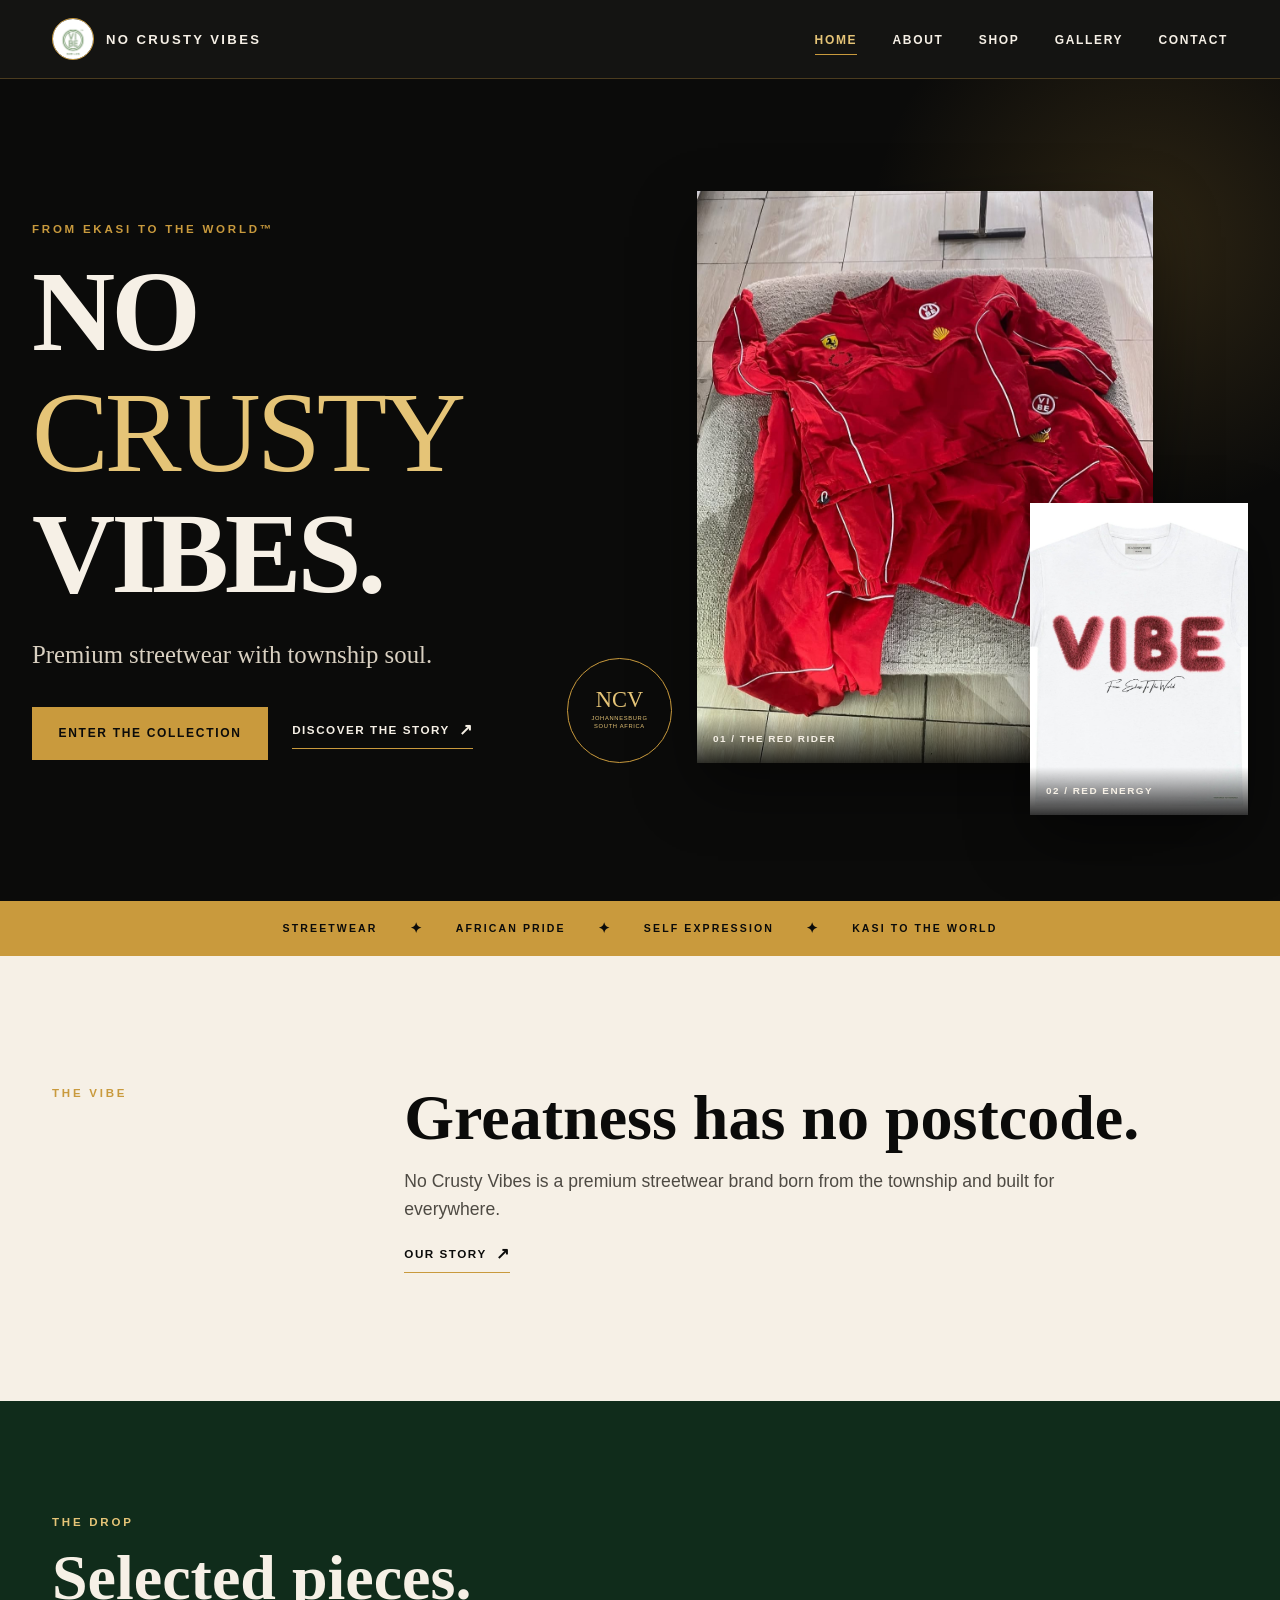
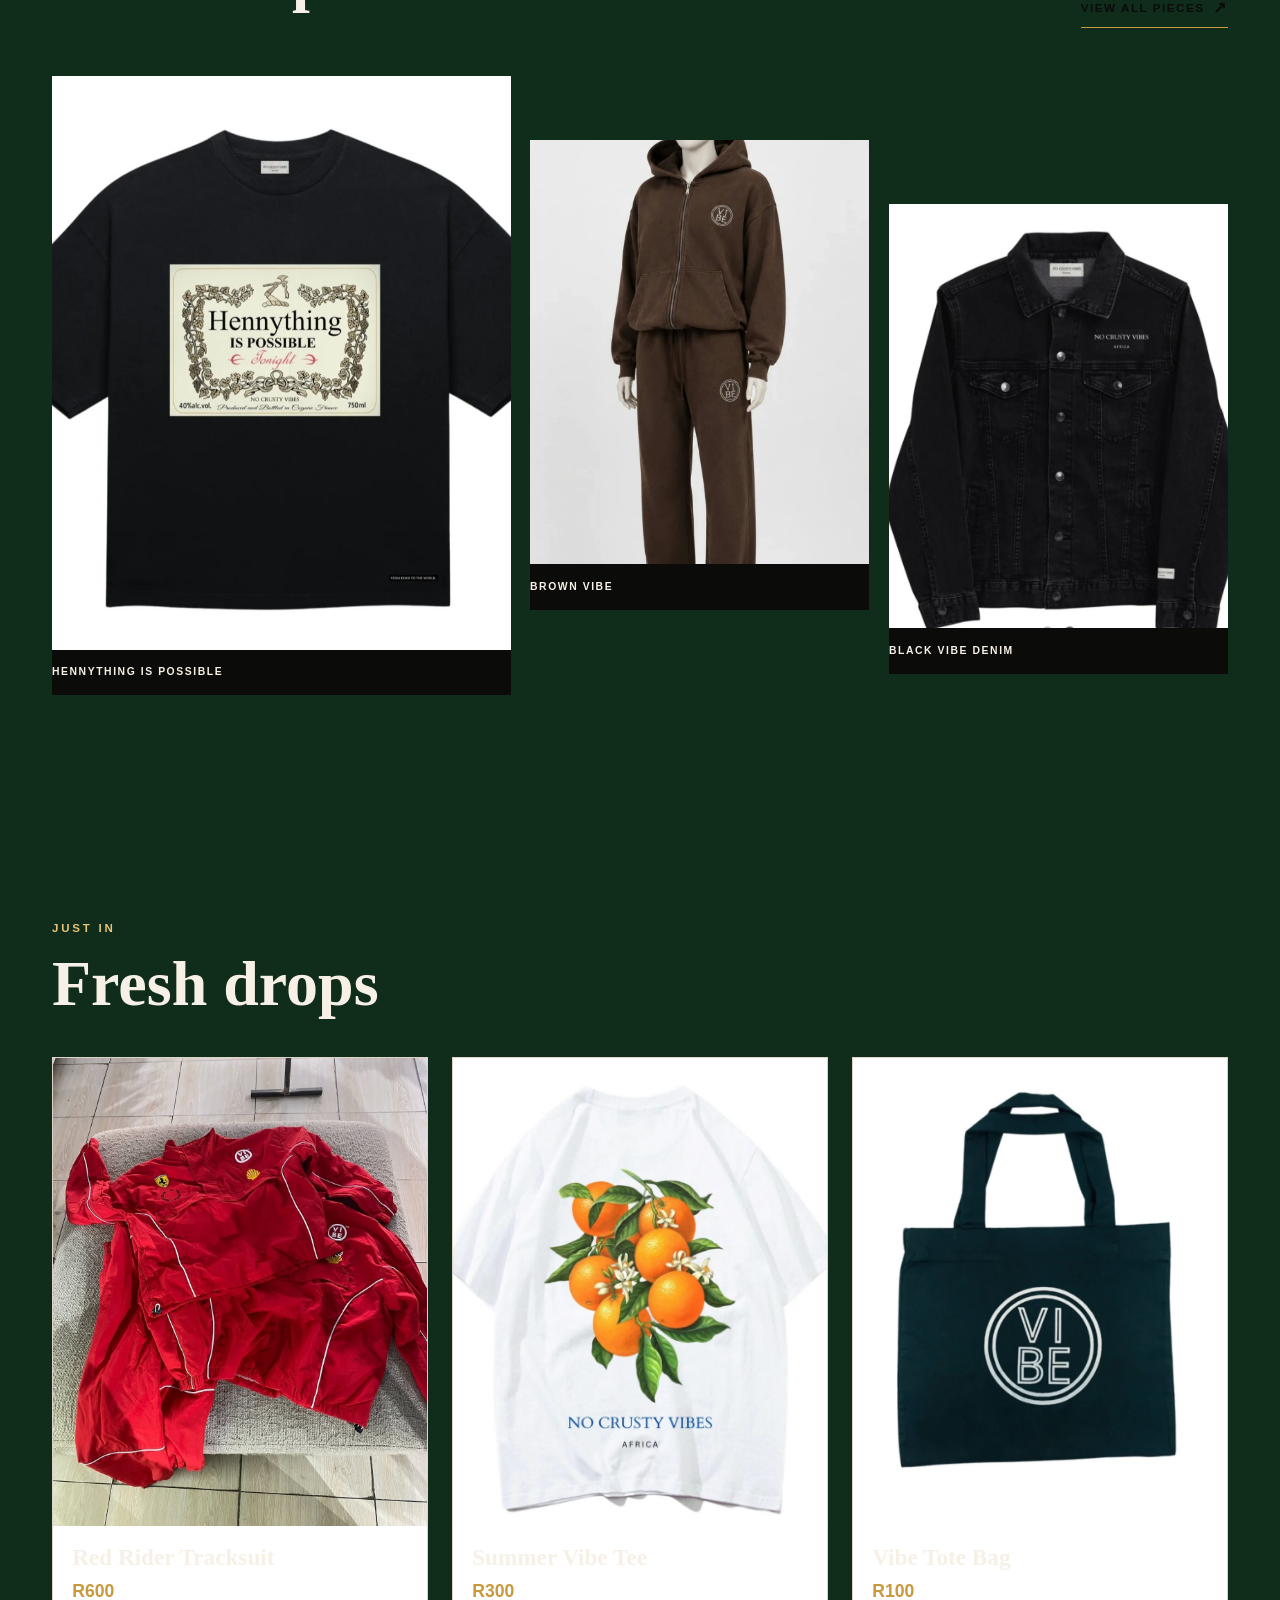
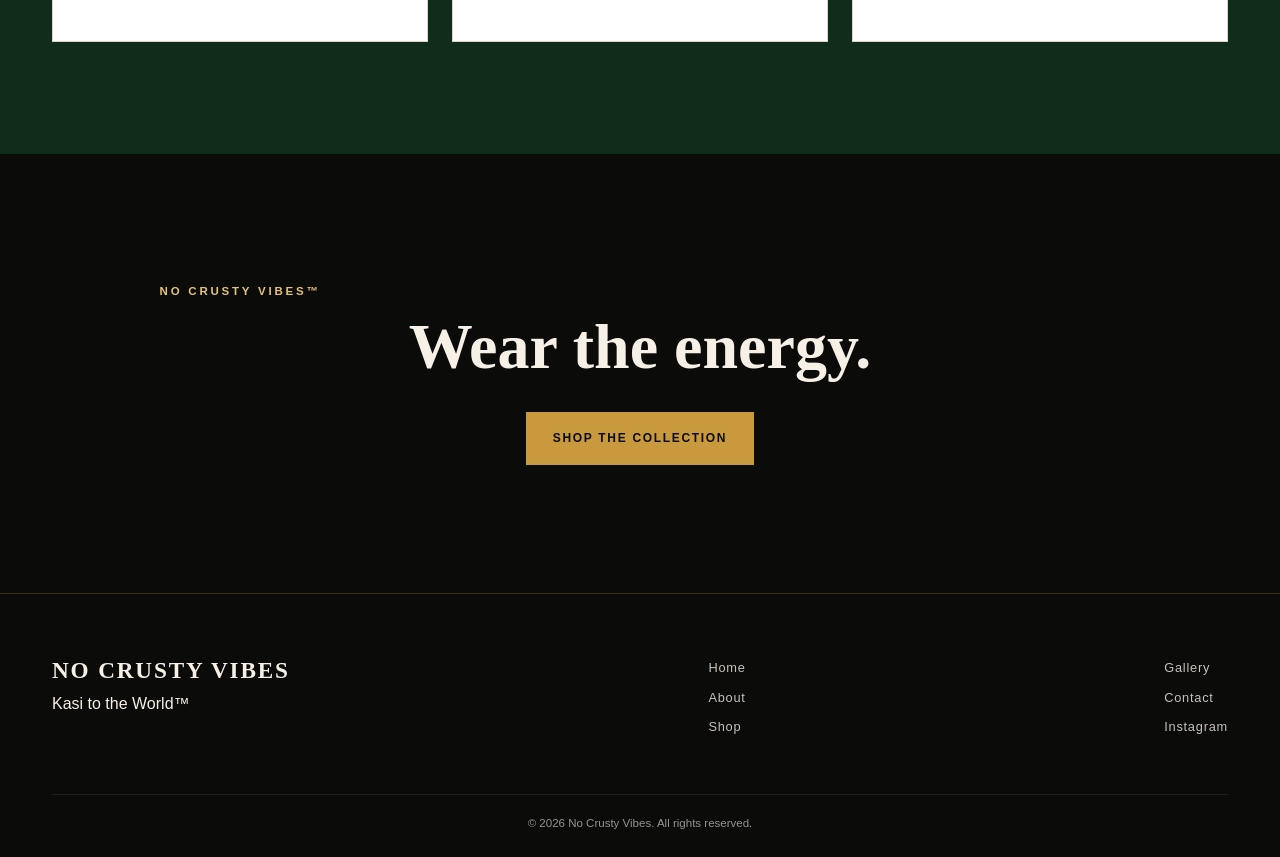
<file: index.html>
<!DOCTYPE html>
<html lang="en">
<head>
  <meta charset="UTF-8">
  <meta name="viewport" content="width=device-width, initial-scale=1.0">
  <title>No Crusty Vibes | Premium South African Streetwear – Kasi to the World</title>
  <meta name="description" content="No Crusty Vibes is a township-born premium streetwear brand from Johannesburg. Shop tees, tracksuits, denim jackets and accessories shipped across South Africa.">
  <meta name="keywords" content="streetwear South Africa, premium streetwear Johannesburg, kasi fashion, African clothing brand, No Crusty Vibes">
  <meta name="author" content="Mbali Dhladhla">
  <meta name="robots" content="index, follow">
  <meta name="referrer" content="strict-origin-when-cross-origin">
  <meta http-equiv="Content-Security-Policy" content="default-src 'self'; script-src 'self'; style-src 'self' 'unsafe-inline' https://fonts.googleapis.com; font-src https://fonts.gstatic.com; img-src 'self' data:; frame-src https://www.google.com; connect-src 'self' https://formsubmit.co; base-uri 'self'; form-action 'self' https://formsubmit.co mailto:">
  <link rel="canonical" href="https://YOUR-USERNAME.github.io/YOUR-REPO/Home.html">
  <link rel="icon" href="Images/logo-vibe-circle.jpeg">
  <meta property="og:type" content="website">
  <meta property="og:title" content="No Crusty Vibes | Premium South African Streetwear – Kasi to the World">
  <meta property="og:description" content="No Crusty Vibes is a township-born premium streetwear brand from Johannesburg. Shop tees, tracksuits, denim jackets and accessories shipped across South Africa.">
  <meta property="og:image" content="https://YOUR-USERNAME.github.io/YOUR-REPO/Images/logo-vibe-grass.jpeg">
  <meta property="og:url" content="https://YOUR-USERNAME.github.io/YOUR-REPO/Home.html">
  <link rel="stylesheet" href="CSS/style.css">
  <link rel="preconnect" href="https://fonts.googleapis.com">
  <link href="https://fonts.googleapis.com/css2?family=Cormorant+Garamond:wght@500;600;700&family=Jost:wght@400;500;600;700&display=swap" rel="stylesheet">
  <script type="application/ld+json">
  {"@context":"https://schema.org","@type":"ClothingStore","name":"No Crusty Vibes","slogan":"Kasi to the World","telephone":"+27793464074","email":"Lindokuhleskosana@gmail.com","founder":"Lindokuhle Skosana","foundingDate":"2016","sameAs":["https://www.instagram.com/nocrustyvibes"],"address":{"@type":"PostalAddress","streetAddress":"7 Voyi St, New Payneville, Kwa-Thema","addressLocality":"Johannesburg","addressCountry":"ZA"}}
  </script>
</head>
<body class="home-page">

  <header class="site-header">
    <nav class="navbar" aria-label="Main navigation">
      <a href="Home.html" class="brand">
        <img src="Images/logo-vibe-circle.jpeg" alt="No Crusty Vibes VIBE logo" width="40" height="40">
        <span class="brand-name">NO CRUSTY VIBES</span>
      </a>
      <button class="menu-toggle" type="button" aria-expanded="false" aria-controls="site-menu" aria-label="Open menu">
        <span></span><span></span><span></span>
      </button>
      <ul class="nav-links" id="site-menu">
        <li><a href="Home.html" class="active">Home</a></li>
        <li><a href="About.html">About</a></li>
        <li><a href="Services.html">Shop</a></li>
        <li><a href="Gallery.html">Gallery</a></li>
        <li><a href="Contact.html">Contact</a></li>
      </ul>
    </nav>
  </header>

  <main>
    <section class="luxury-hero">
      <div class="hero-editorial">
        <p class="eyebrow">FROM EKASI TO THE WORLD™</p>
        <h1>NO<br><em>CRUSTY</em><br>VIBES.</h1>
        <p class="hero-tagline">Premium streetwear with township soul.</p>
        <div class="hero-actions">
          <a href="Services.html" class="btn btn-primary">Enter the Collection</a>
          <a href="About.html" class="text-link">Discover the story <span>↗</span></a>
        </div>
      </div>

      <div class="hero-collage" aria-label="No Crusty Vibes featured looks">
        <figure class="hero-shot hero-shot-main">
          <img src="Images/tracksuit-redrider.jpeg" alt="Red Rider No Crusty Vibes tracksuit">
          <figcaption>01 / THE RED RIDER</figcaption>
        </figure>
        <figure class="hero-shot hero-shot-side">
          <img src="Images/tee-redenergy-front.jpeg" alt="Red Energy No Crusty Vibes tee">
          <figcaption>02 / RED ENERGY</figcaption>
        </figure>
        <div class="hero-stamp">NCV<br><small>JOHANNESBURG<br>SOUTH AFRICA</small></div>
      </div>
    </section>

    <div class="statement-bar">
      <span>STREETWEAR</span><b>✦</b><span>AFRICAN PRIDE</span><b>✦</b><span>SELF EXPRESSION</span><b>✦</b><span>KASI TO THE WORLD</span>
    </div>

    <section class="home-intro">
      <div class="container intro-grid">
        <p class="eyebrow">THE VIBE</p>
        <div>
          <h2>Greatness has no postcode.</h2>
          <p>No Crusty Vibes is a premium streetwear brand born from the township and built for everywhere.</p>
          <a href="About.html" class="text-link dark-link">Our story <span>↗</span></a>
        </div>
      </div>
    </section>

    <section class="featured-luxury">
      <div class="container">
        <div class="section-heading">
          <div>
            <p class="eyebrow">THE DROP</p>
            <h2>Selected pieces.</h2>
          </div>
          <a href="Services.html" class="text-link dark-link">View all pieces <span>↗</span></a>
        </div>
        <div class="editorial-products">
          <a class="editorial-product product-one" href="Services.html">
            <img src="Images/tee-hennything-black.jpeg" alt="Hennything Is Possible black tee">
            <span>HENNYTHING IS POSSIBLE</span>
          </a>
          <a class="editorial-product product-two" href="Services.html">
            <img src="Images/tracksuit-brownvibe.jpeg" alt="Brown Vibe tracksuit">
            <span>BROWN VIBE</span>
          </a>
          <a class="editorial-product product-three" href="Services.html">
            <img src="Images/jacket-blackvibe-front.jpeg" alt="Black Vibe denim jacket">
            <span>BLACK VIBE DENIM</span>
          </a>
        </div>
      </div>
    </section>

    <section class="featured-luxury">
      <div class="container">
        <p class="eyebrow">JUST IN</p>
        <h2>Fresh drops</h2>
        <div id="drops-list" class="product-grid" aria-live="polite"><p>Loading the latest drops…</p></div>
      </div>
    </section>

    <section class="home-cta">
      <p class="eyebrow">NO CRUSTY VIBES™</p>
      <h2>Wear the energy.</h2>
      <a href="Services.html" class="btn btn-gold">Shop the collection</a>
    </section>
  </main>

  <footer class="site-footer">
    <div class="container">
      <div class="footer-grid">
        <div><h3>NO CRUSTY VIBES</h3><p>Kasi to the World™</p></div>
        <div><a href="Home.html">Home</a><a href="About.html">About</a><a href="Services.html">Shop</a></div>
        <div><a href="Gallery.html">Gallery</a><a href="Contact.html">Contact</a><a href="https://www.instagram.com/nocrustyvibes" target="_blank" rel="noopener">Instagram</a></div>
      </div>
      <div class="footer-bottom">&copy; 2026 No Crusty Vibes. All rights reserved.</div>
    </div>
  </footer>
  <script src="JavaScript/menu.js" defer></script>
  <script src="JavaScript/main.js" defer></script>
</body>
</html>
</file>
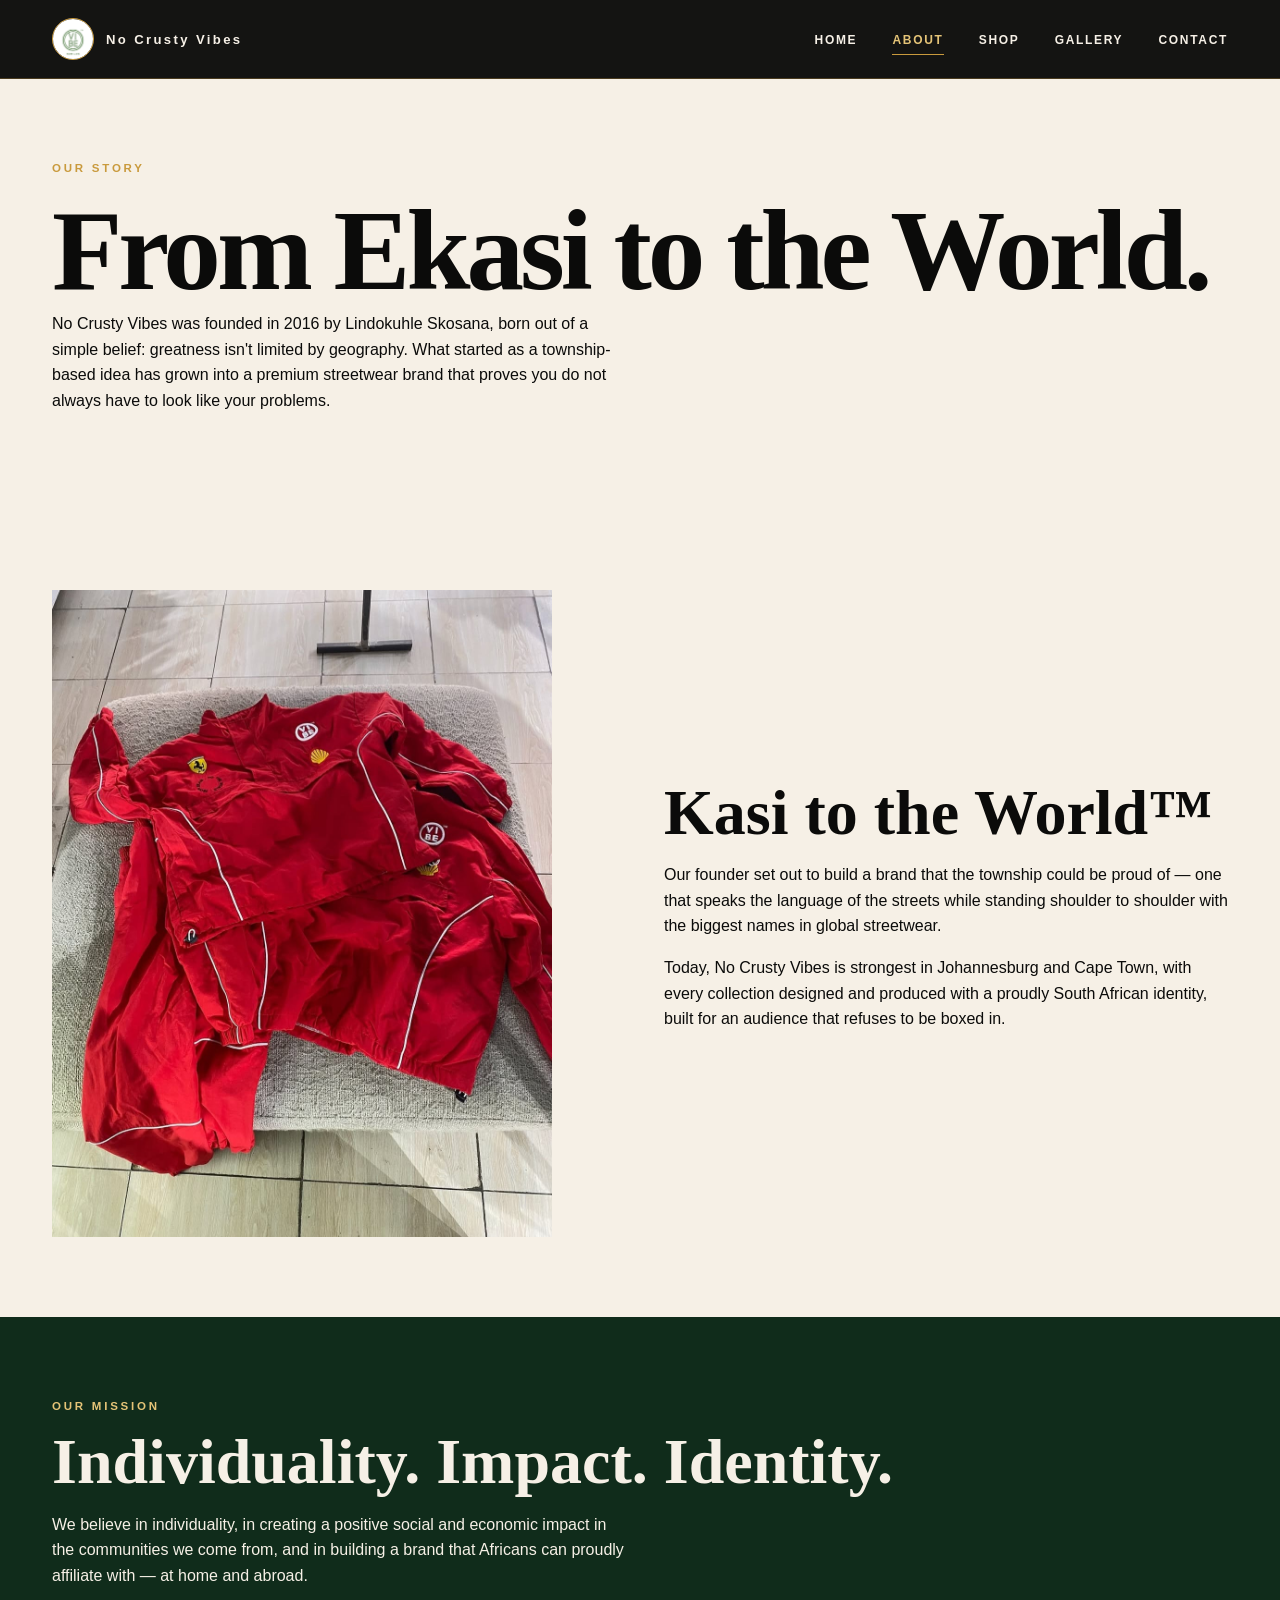
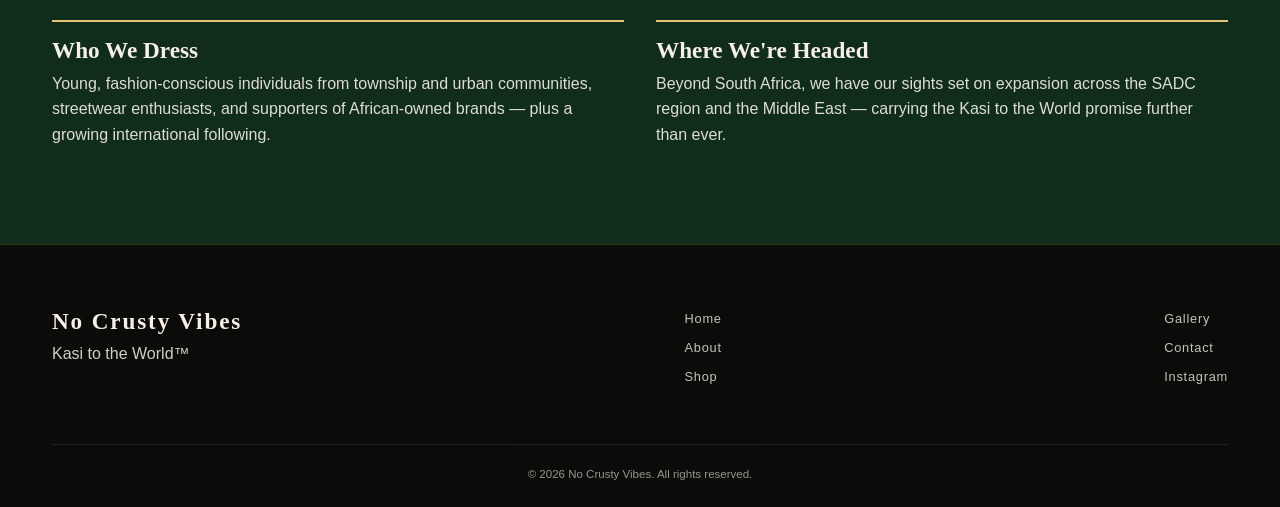
<file: About.html>
<!DOCTYPE html>
<html lang="en">
<head>
  <meta charset="UTF-8">
  <meta name="viewport" content="width=device-width, initial-scale=1.0">
  <title>About No Crusty Vibes | Our Story from Kwa-Thema to the World</title>
  <meta name="description" content="Learn the story of No Crusty Vibes, founded in 2016 by Lindokuhle Skosana: a township-born streetwear brand proving greatness has no postcode.">
  <meta name="keywords" content="No Crusty Vibes story, Lindokuhle Skosana, township fashion brand, Kwa-Thema streetwear">
  <meta name="author" content="Mbali Dhladhla">
  <meta name="robots" content="index, follow">
  <meta name="referrer" content="strict-origin-when-cross-origin">
  <meta http-equiv="Content-Security-Policy" content="default-src 'self'; script-src 'self'; style-src 'self' 'unsafe-inline' https://fonts.googleapis.com; font-src https://fonts.gstatic.com; img-src 'self' data:; frame-src https://www.google.com; connect-src 'self' https://formsubmit.co; base-uri 'self'; form-action 'self' https://formsubmit.co mailto:">
  <link rel="canonical" href="https://YOUR-USERNAME.github.io/YOUR-REPO/About.html">
  <link rel="icon" href="Images/logo-vibe-circle.jpeg">
  <meta property="og:type" content="website">
  <meta property="og:title" content="About No Crusty Vibes | Our Story from Kwa-Thema to the World">
  <meta property="og:description" content="Learn the story of No Crusty Vibes, founded in 2016 by Lindokuhle Skosana: a township-born streetwear brand proving greatness has no postcode.">
  <meta property="og:image" content="https://YOUR-USERNAME.github.io/YOUR-REPO/Images/logo-vibe-grass.jpeg">
  <meta property="og:url" content="https://YOUR-USERNAME.github.io/YOUR-REPO/About.html">
  <link rel="stylesheet" href="CSS/style.css">
  <link rel="preconnect" href="https://fonts.googleapis.com">
  <link href="https://fonts.googleapis.com/css2?family=Cormorant+Garamond:wght@500;600;700&family=Jost:wght@400;500;600;700&display=swap" rel="stylesheet">
</head>
<body>

  <!-- ===================== HEADER / NAVIGATION ===================== -->
  <header class="site-header">
    <nav class="navbar">
      <a href="Home.html" class="brand">
        <img src="Images/logo-vibe-circle.jpeg" alt="No Crusty Vibes circular VIBE logo" width="40" height="40">
        <span class="brand-name">No Crusty Vibes</span>
      </a>
      <button class="menu-toggle" type="button" aria-expanded="false" aria-controls="site-menu" aria-label="Open menu">
        <span></span><span></span><span></span>
      </button>
      <ul class="nav-links" id="site-menu">
        <li><a href="Home.html">Home</a></li>
        <li><a href="About.html" class="active">About</a></li>
        <li><a href="Services.html">Shop</a></li>
        <li><a href="Gallery.html">Gallery</a></li>
        <li><a href="Contact.html">Contact</a></li>
      </ul>
    </nav>
  </header>

  <main>

    <!-- ===================== PAGE INTRO ===================== -->
    <section>
      <div class="container">
        <p class="eyebrow">Our Story</p>
        <h1>From Ekasi to the World.</h1>
        <p>No Crusty Vibes was founded in 2016 by Lindokuhle Skosana, born out
          of a simple belief: greatness isn't limited by geography. What
          started as a township-based idea has grown into a premium streetwear
          brand that proves you do not always have to look like your problems.</p>
      </div>
    </section>

    <!-- ===================== FOUNDER STORY (Flexbox two-column) ===================== -->
    <section>
      <div class="container">
        <div class="flex-row">
          <div>
            <img src="Images/tracksuit-redrider.jpeg" srcset="Images/tracksuit-redrider.jpeg 1080w" sizes="(max-width: 600px) 90vw, 500px" alt="No Crusty Vibes Red Rider motorsport-inspired tracksuit" loading="lazy">
          </div>
          <div>
            <h2>Kasi to the World™</h2>
            <p>Our founder set out to build a brand that the township could be
              proud of — one that speaks the language of the streets while
              standing shoulder to shoulder with the biggest names in global
              streetwear.</p>
            <p>Today, No Crusty Vibes is strongest in Johannesburg and Cape
              Town, with every collection designed and produced with a
              proudly South African identity, built for an audience that
              refuses to be boxed in.</p>
          </div>
        </div>
      </div>
    </section>

    <!-- ===================== MISSION / AUDIENCE ===================== -->
    <section class="section-alt">
      <div class="container">
        <p class="eyebrow" style="color:var(--gold-light);">Our Mission</p>
        <h2>Individuality. Impact. Identity.</h2>
        <p>We believe in individuality, in creating a positive social and
          economic impact in the communities we come from, and in building a
          brand that Africans can proudly affiliate with — at home and
          abroad.</p>
        <div class="value-row">
          <div class="value-card" style="border-top-color: var(--gold-light);">
            <h3 style="color:var(--cream);">Who We Dress</h3>
            <p style="color:var(--cream); opacity:0.9;">Young, fashion-conscious
              individuals from township and urban communities, streetwear
              enthusiasts, and supporters of African-owned brands — plus a
              growing international following.</p>
          </div>
          <div class="value-card" style="border-top-color: var(--gold-light);">
            <h3 style="color:var(--cream);">Where We're Headed</h3>
            <p style="color:var(--cream); opacity:0.9;">Beyond South Africa, we
              have our sights set on expansion across the SADC region and the
              Middle East — carrying the Kasi to the World promise further
              than ever.</p>
          </div>
        </div>
      </div>
    </section>

  </main>

  <!-- ===================== FOOTER ===================== -->
  <footer class="site-footer">
    <div class="container">
      <div class="footer-grid">
        <div>
          <h3 style="color:var(--cream);">No Crusty Vibes</h3>
          <p style="color:var(--cream); opacity:0.85;">Kasi to the World™</p>
        </div>
        <div>
          <a href="Home.html">Home</a>
          <a href="About.html">About</a>
          <a href="Services.html">Shop</a>
        </div>
        <div>
          <a href="Gallery.html">Gallery</a>
          <a href="Contact.html">Contact</a>
          <a href="https://www.instagram.com/nocrustyvibes" target="_blank" rel="noopener">Instagram</a>
        </div>
      </div>
      <div class="footer-bottom">
        &copy; 2026 No Crusty Vibes. All rights reserved.
      </div>
    </div>
  </footer>
  <script src="JavaScript/menu.js" defer></script>
  <script src="JavaScript/main.js" defer></script>
</body>
</html>
</file>
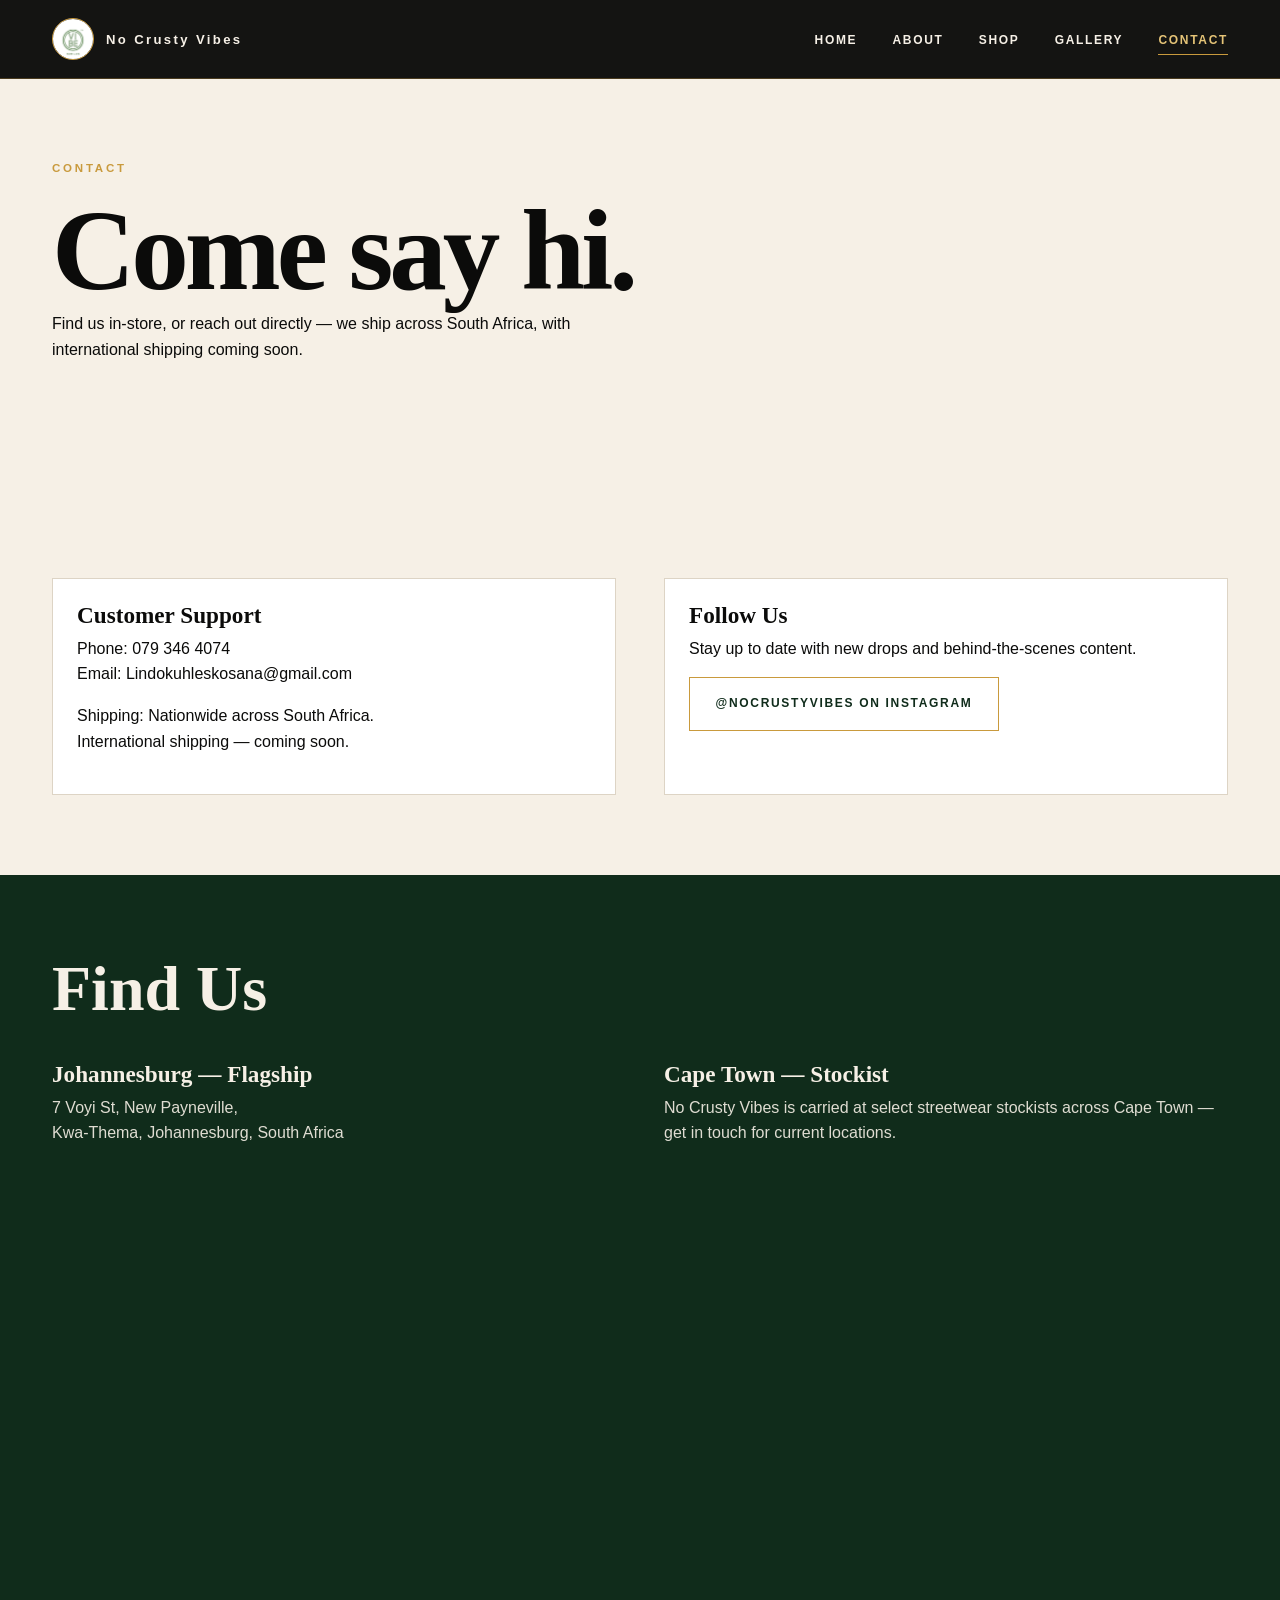
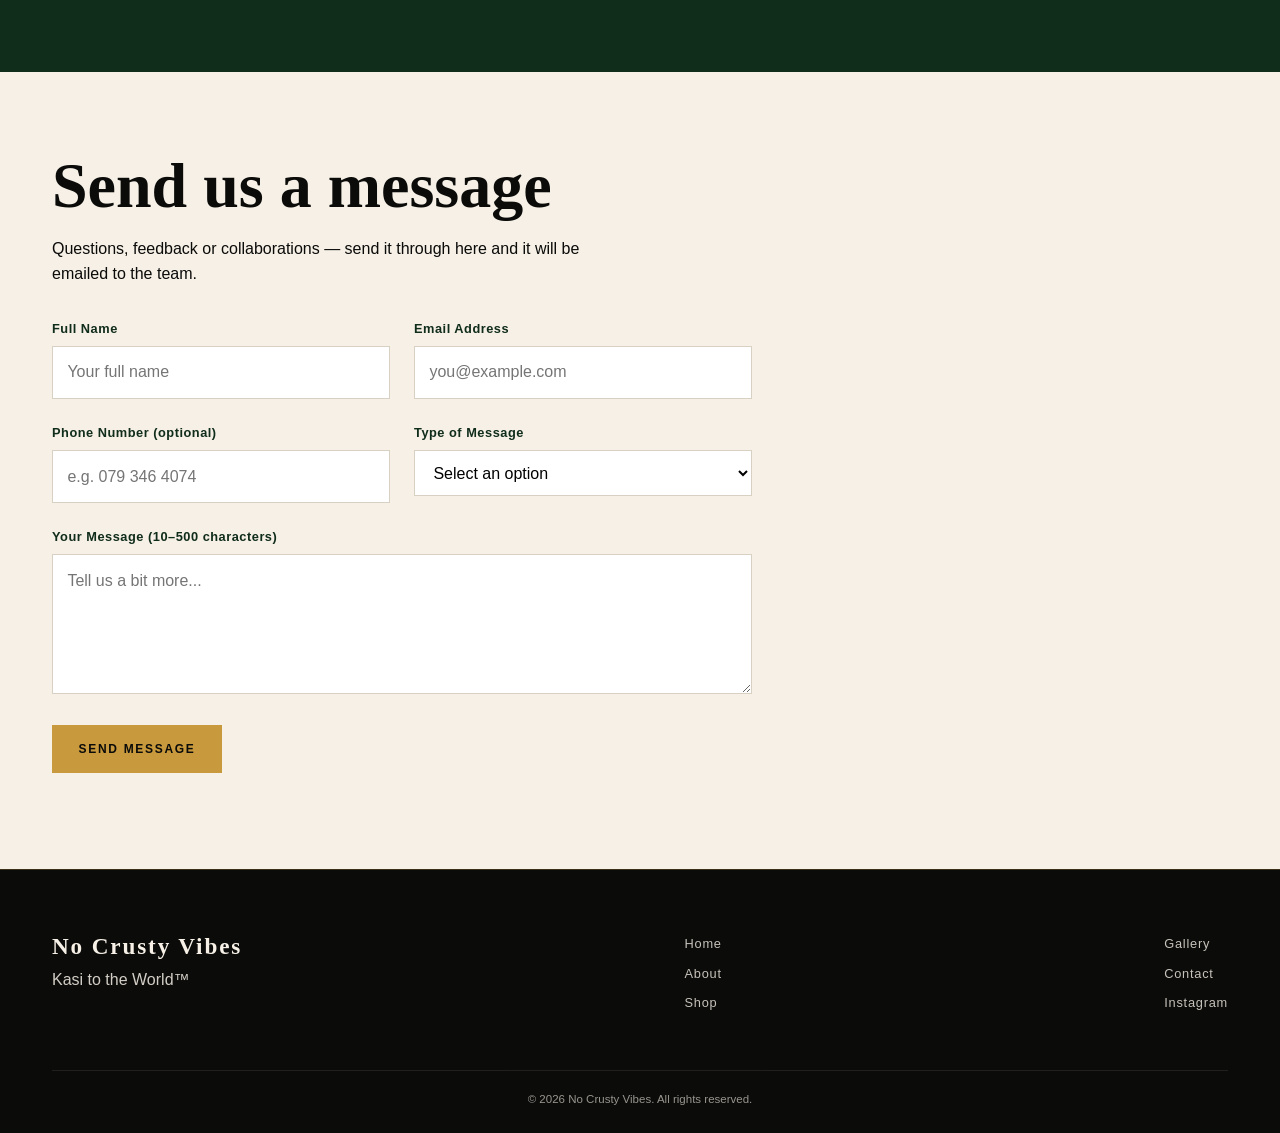
<file: Contact.html>
<!DOCTYPE html>
<html lang="en">
<head>
  <meta charset="UTF-8">
  <meta name="viewport" content="width=device-width, initial-scale=1.0">
  <title>Contact No Crusty Vibes | Store in Kwa-Thema, Johannesburg</title>
  <meta name="description" content="Contact No Crusty Vibes: find our Kwa-Thema, Johannesburg store on the map, call 079 346 4074 or send us a message online.">
  <meta name="keywords" content="contact No Crusty Vibes, streetwear store Kwa-Thema, clothing shop Johannesburg">
  <meta name="author" content="Mbali Dhladhla">
  <meta name="robots" content="index, follow">
  <meta name="referrer" content="strict-origin-when-cross-origin">
  <meta http-equiv="Content-Security-Policy" content="default-src 'self'; script-src 'self'; style-src 'self' 'unsafe-inline' https://fonts.googleapis.com; font-src https://fonts.gstatic.com; img-src 'self' data:; frame-src https://www.google.com; connect-src 'self' https://formsubmit.co; base-uri 'self'; form-action 'self' https://formsubmit.co mailto:">
  <link rel="canonical" href="https://YOUR-USERNAME.github.io/YOUR-REPO/Contact.html">
  <link rel="icon" href="Images/logo-vibe-circle.jpeg">
  <meta property="og:type" content="website">
  <meta property="og:title" content="Contact No Crusty Vibes | Store in Kwa-Thema, Johannesburg">
  <meta property="og:description" content="Contact No Crusty Vibes: find our Kwa-Thema, Johannesburg store on the map, call 079 346 4074 or send us a message online.">
  <meta property="og:image" content="https://YOUR-USERNAME.github.io/YOUR-REPO/Images/logo-vibe-grass.jpeg">
  <meta property="og:url" content="https://YOUR-USERNAME.github.io/YOUR-REPO/Contact.html">
  <link rel="stylesheet" href="CSS/style.css">
  <link rel="preconnect" href="https://fonts.googleapis.com">
  <link href="https://fonts.googleapis.com/css2?family=Cormorant+Garamond:wght@500;600;700&family=Jost:wght@400;500;600;700&display=swap" rel="stylesheet">
</head>
<body>

  <!-- ===================== HEADER / NAVIGATION ===================== -->
  <header class="site-header">
    <nav class="navbar">
      <a href="Home.html" class="brand">
        <img src="Images/logo-vibe-circle.jpeg" alt="No Crusty Vibes circular VIBE logo" width="40" height="40">
        <span class="brand-name">No Crusty Vibes</span>
      </a>
      <button class="menu-toggle" type="button" aria-expanded="false" aria-controls="site-menu" aria-label="Open menu">
        <span></span><span></span><span></span>
      </button>
      <ul class="nav-links" id="site-menu">
        <li><a href="Home.html">Home</a></li>
        <li><a href="About.html">About</a></li>
        <li><a href="Services.html">Shop</a></li>
        <li><a href="Gallery.html">Gallery</a></li>
        <li><a href="Contact.html" class="active">Contact</a></li>
      </ul>
    </nav>
  </header>

  <main>

    <!-- ===================== PAGE INTRO ===================== -->
    <section>
      <div class="container">
        <p class="eyebrow">Contact</p>
        <h1>Come say hi.</h1>
        <p>Find us in-store, or reach out directly — we ship across South
          Africa, with international shipping coming soon.</p>
      </div>
    </section>

    <!-- ===================== CONTACT DETAILS ===================== -->
    <section>
      <div class="container">
        <div class="contact-grid">

          <div class="contact-card">
            <h3>Customer Support</h3>
            <p>Phone: 079 346 4074<br>
              Email: Lindokuhleskosana@gmail.com</p>
            <p>Shipping: Nationwide across South Africa.<br>
              International shipping — coming soon.</p>
          </div>

          <div class="contact-card">
            <h3>Follow Us</h3>
            <p>Stay up to date with new drops and behind-the-scenes content.</p>
            <a href="https://www.instagram.com/nocrustyvibes" target="_blank" rel="noopener" class="btn btn-outline" style="border-color:var(--gold); color:var(--forest);">@nocrustyvibes on Instagram</a>
          </div>

        </div>
      </div>
    </section>

    <!-- ===================== LOCATIONS (2+) ===================== -->
    <section class="section-alt">
      <div class="container">
        <h2 style="color:var(--cream);">Find Us</h2>
        <div class="contact-grid">

          <div>
            <h3 style="color:var(--cream);">Johannesburg — Flagship</h3>
            <p style="color:var(--cream); opacity:0.9;">7 Voyi St, New Payneville,<br>
              Kwa-Thema, Johannesburg, South Africa</p>
            <iframe class="map-frame" title="Map showing the No Crusty Vibes store at 7 Voyi St, Kwa-Thema, Johannesburg" src="https://www.google.com/maps?q=7+Voyi+St,+Kwa-Thema,+Johannesburg&output=embed" loading="lazy" referrerpolicy="no-referrer-when-downgrade" allowfullscreen></iframe>
          </div>

          <div>
            <h3 style="color:var(--cream);">Cape Town — Stockist</h3>
            <p style="color:var(--cream); opacity:0.9;">No Crusty Vibes is
              carried at select streetwear stockists across Cape Town — get in
              touch for current locations.</p>
            <iframe class="map-frame" title="Map of Cape Town, where our stockists are based" src="https://www.google.com/maps?q=Cape+Town,+South+Africa&output=embed" loading="lazy" referrerpolicy="no-referrer-when-downgrade" allowfullscreen></iframe>
          </div>

        </div>
      </div>
    </section>

    <!-- ===================== QUICK CONTACT FORM ===================== -->
    <section>
      <div class="container">
        <h2>Send us a message</h2>
        <p>Questions, feedback or collaborations — send it through here and it will be emailed to the team.</p>
        <form id="enquiry-form" action="https://formsubmit.co/dhladhlambali7@gmail.com" method="post" novalidate data-subject="New contact message – No Crusty Vibes">
          <div>
            <label for="full-name">Full Name</label>
            <input type="text" id="full-name" name="name" placeholder="Your full name" autocomplete="name" required>
          </div>
          <div>
            <label for="email">Email Address</label>
            <input type="email" id="email" name="email" placeholder="you@example.com" autocomplete="email" required>
          </div>
          <div>
            <label for="phone">Phone Number (optional)</label>
            <input type="tel" id="phone" name="phone" placeholder="e.g. 079 346 4074" autocomplete="tel">
          </div>
          <div>
            <label for="enquiry-type">Type of Message</label>
            <select id="enquiry-type" name="message_type" required>
              <option value="">Select an option</option>
              <option value="General question">General question</option>
              <option value="Order / shipping">Order / shipping</option>
              <option value="Collaboration / partnership">Collaboration / partnership</option>
              <option value="Feedback">Feedback</option>
              <option value="Other">Other</option>
            </select>
          </div>
          <div class="form-full">
            <label for="message">Your Message (10–500 characters)</label>
            <textarea id="message" name="message" placeholder="Tell us a bit more..." maxlength="500" required></textarea>
          </div>
          <div class="form-full">
            <button type="submit" class="btn btn-primary">Send Message</button>
            <p id="form-feedback" class="form-feedback" role="status" aria-live="polite"></p>
          </div>
        </form>
      </div>
    </section>

  </main>

  <!-- ===================== FOOTER ===================== -->
  <footer class="site-footer">
    <div class="container">
      <div class="footer-grid">
        <div>
          <h3 style="color:var(--cream);">No Crusty Vibes</h3>
          <p style="color:var(--cream); opacity:0.85;">Kasi to the World™</p>
        </div>
        <div>
          <a href="Home.html">Home</a>
          <a href="About.html">About</a>
          <a href="Services.html">Shop</a>
        </div>
        <div>
          <a href="Gallery.html">Gallery</a>
          <a href="Contact.html">Contact</a>
          <a href="https://www.instagram.com/nocrustyvibes" target="_blank" rel="noopener">Instagram</a>
        </div>
      </div>
      <div class="footer-bottom">
        &copy; 2026 No Crusty Vibes. All rights reserved.
      </div>
    </div>
  </footer>
  <script src="JavaScript/menu.js" defer></script>
  <script src="JavaScript/main.js" defer></script>
  <script src="JavaScript/enquiry-form.js" defer></script>
</body>
</html>
</file>
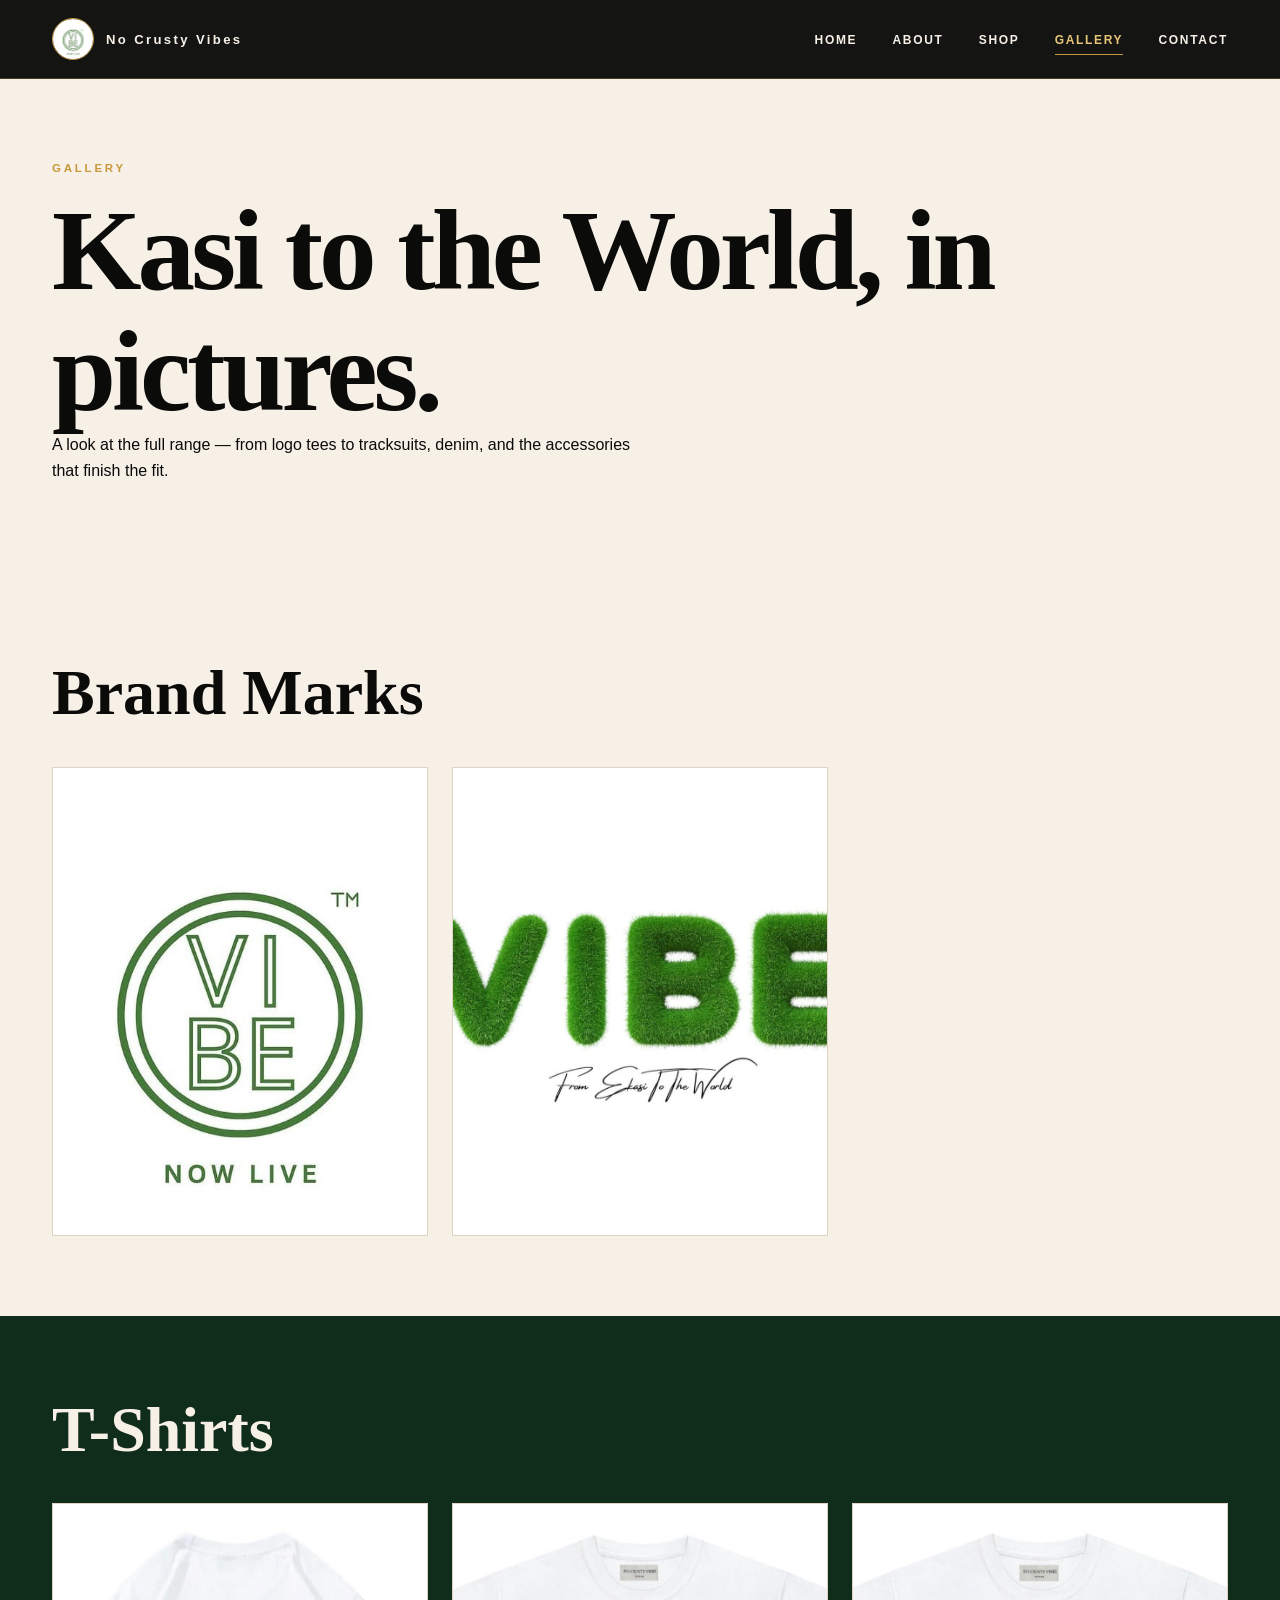
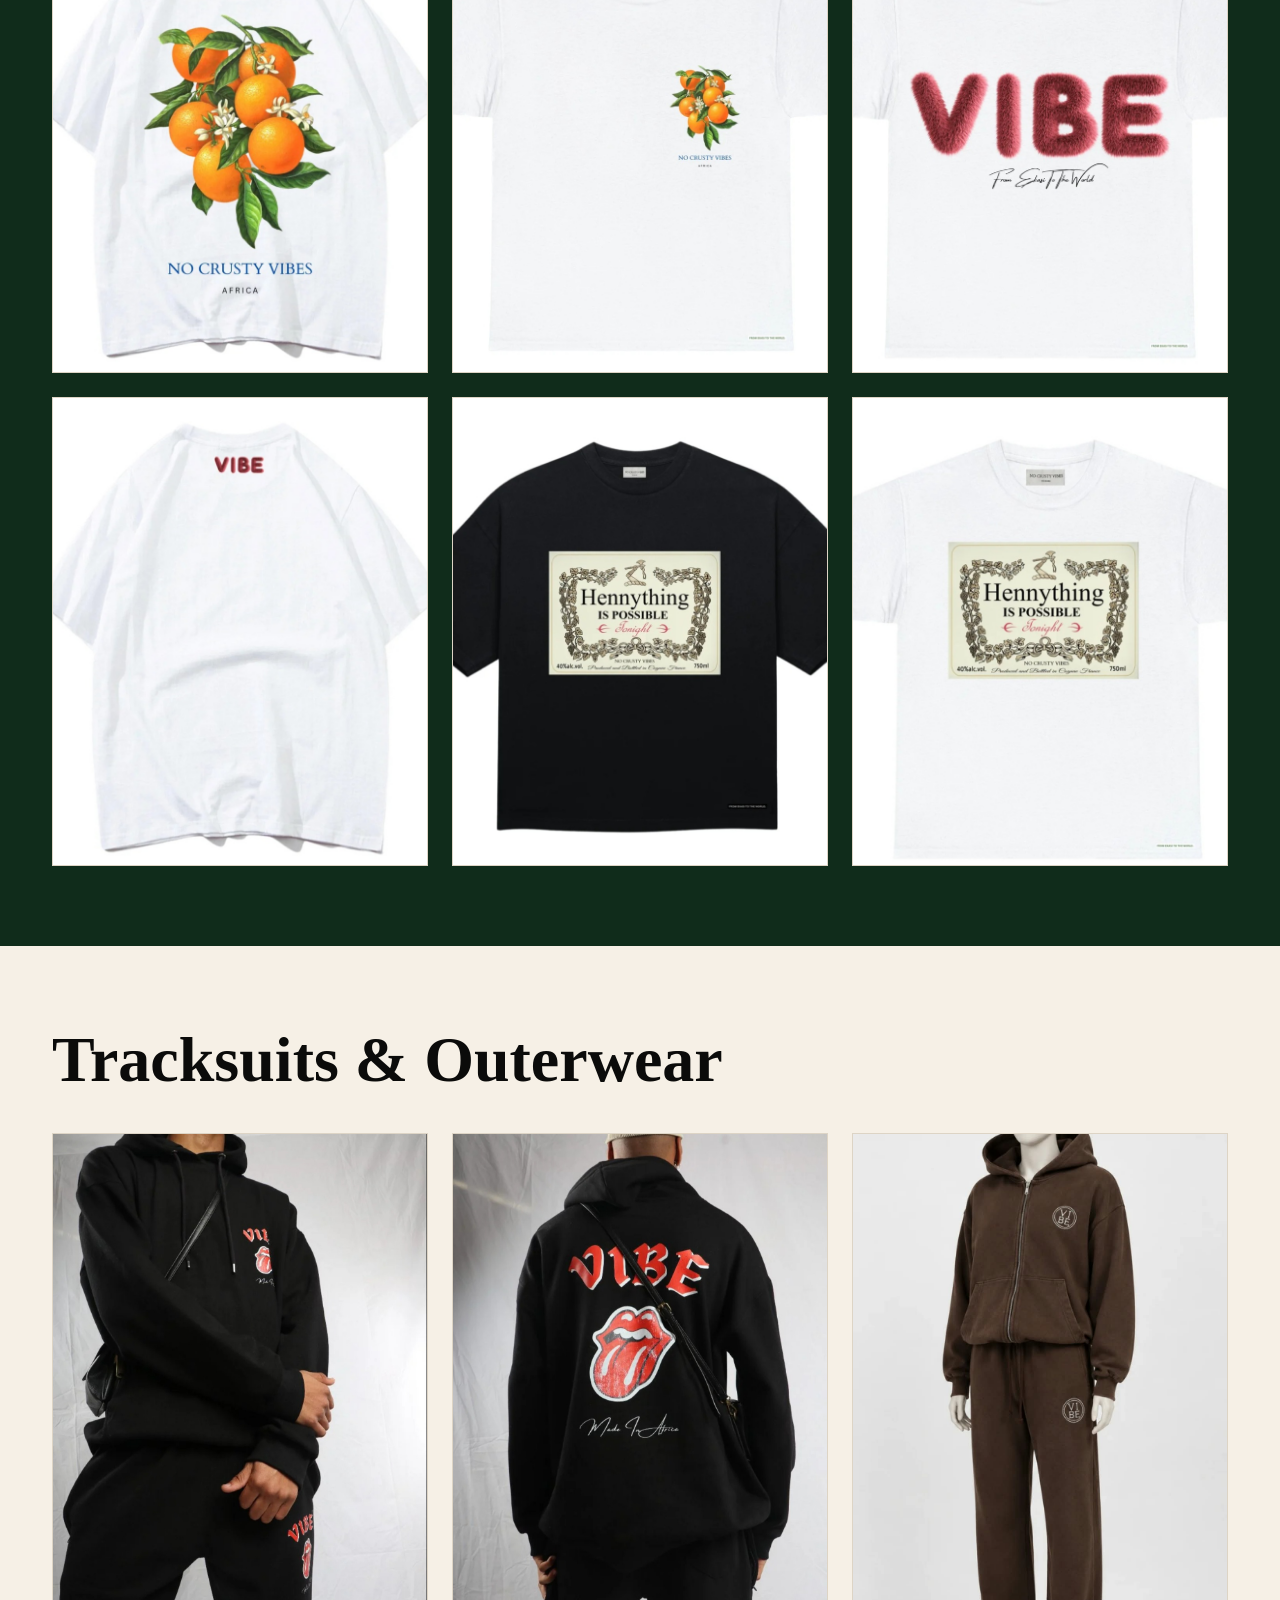
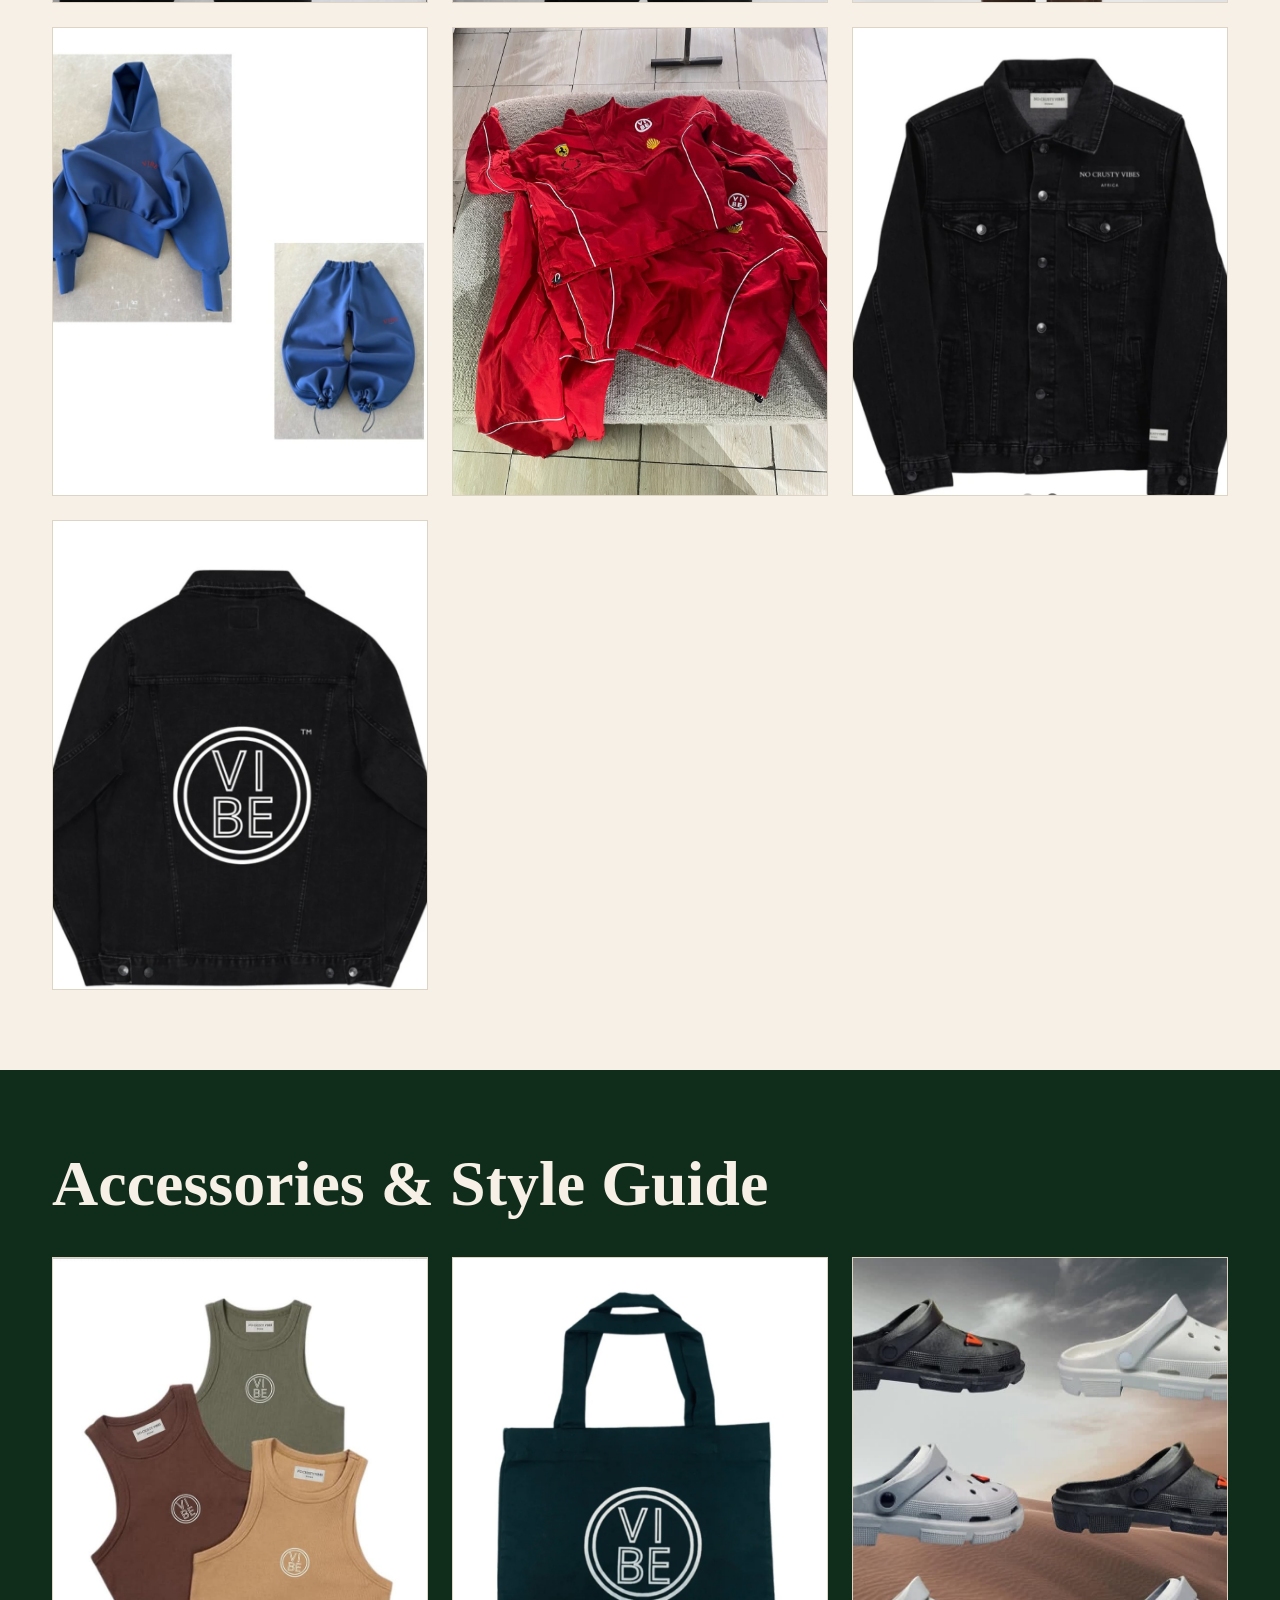
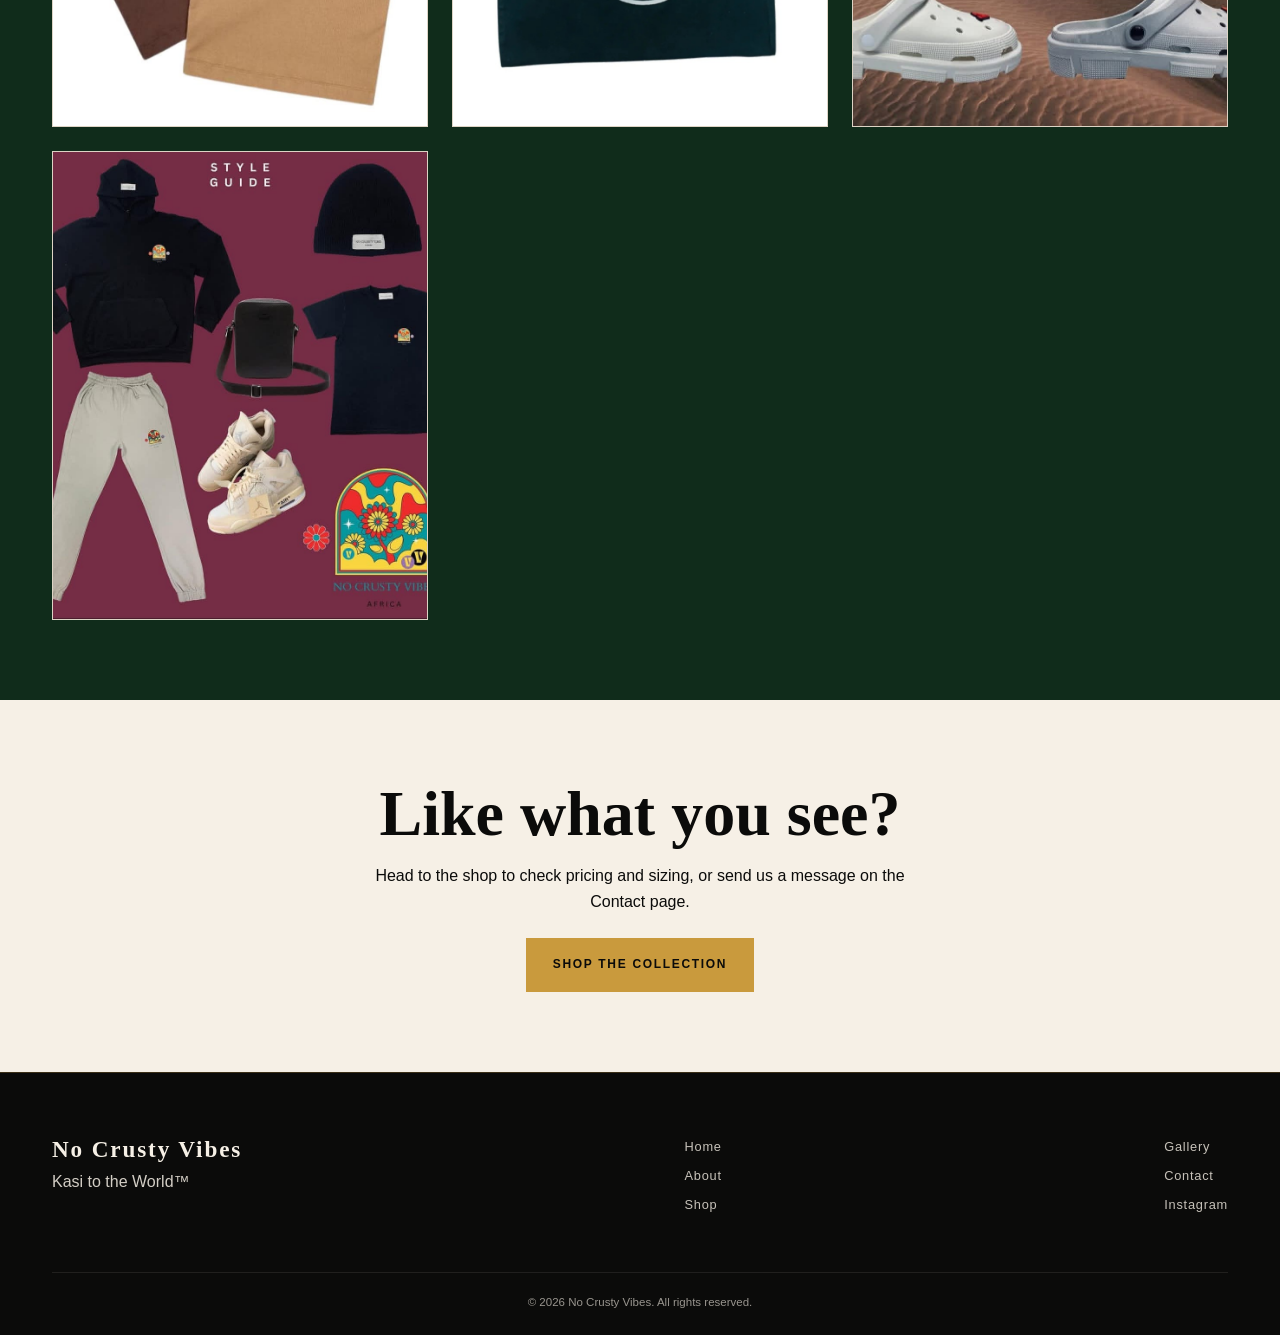
<file: Gallery.html>
<!DOCTYPE html>
<html lang="en">
<head>
  <meta charset="UTF-8">
  <meta name="viewport" content="width=device-width, initial-scale=1.0">
  <title>Lookbook Gallery | No Crusty Vibes Streetwear Collections</title>
  <meta name="description" content="View the No Crusty Vibes lookbook: every tee, tracksuit, jacket and accessory in large, click-to-zoom photos.">
  <meta name="keywords" content="streetwear lookbook, No Crusty Vibes gallery, kasi fashion photos">
  <meta name="author" content="Mbali Dhladhla">
  <meta name="robots" content="index, follow">
  <meta name="referrer" content="strict-origin-when-cross-origin">
  <meta http-equiv="Content-Security-Policy" content="default-src 'self'; script-src 'self'; style-src 'self' 'unsafe-inline' https://fonts.googleapis.com; font-src https://fonts.gstatic.com; img-src 'self' data:; frame-src https://www.google.com; connect-src 'self' https://formsubmit.co; base-uri 'self'; form-action 'self' https://formsubmit.co mailto:">
  <link rel="canonical" href="https://YOUR-USERNAME.github.io/YOUR-REPO/Gallery.html">
  <link rel="icon" href="Images/logo-vibe-circle.jpeg">
  <meta property="og:type" content="website">
  <meta property="og:title" content="Lookbook Gallery | No Crusty Vibes Streetwear Collections">
  <meta property="og:description" content="View the No Crusty Vibes lookbook: every tee, tracksuit, jacket and accessory in large, click-to-zoom photos.">
  <meta property="og:image" content="https://YOUR-USERNAME.github.io/YOUR-REPO/Images/logo-vibe-grass.jpeg">
  <meta property="og:url" content="https://YOUR-USERNAME.github.io/YOUR-REPO/Gallery.html">
  <link rel="stylesheet" href="CSS/style.css">
  <link rel="preconnect" href="https://fonts.googleapis.com">
  <link href="https://fonts.googleapis.com/css2?family=Cormorant+Garamond:wght@500;600;700&family=Jost:wght@400;500;600;700&display=swap" rel="stylesheet">
</head>
<body data-page="gallery">

  <!-- ===================== HEADER / NAVIGATION ===================== -->
  <header class="site-header">
    <nav class="navbar">
      <a href="Home.html" class="brand">
        <img src="Images/logo-vibe-circle.jpeg" alt="No Crusty Vibes circular VIBE logo" width="40" height="40">
        <span class="brand-name">No Crusty Vibes</span>
      </a>
      <button class="menu-toggle" type="button" aria-expanded="false" aria-controls="site-menu" aria-label="Open menu">
        <span></span><span></span><span></span>
      </button>
      <ul class="nav-links" id="site-menu">
        <li><a href="Home.html">Home</a></li>
        <li><a href="About.html">About</a></li>
        <li><a href="Services.html">Shop</a></li>
        <li><a href="Gallery.html" class="active">Gallery</a></li>
        <li><a href="Contact.html">Contact</a></li>
      </ul>
    </nav>
  </header>

  <main>

    <!-- ===================== PAGE INTRO ===================== -->
    <section>
      <div class="container">
        <p class="eyebrow">Gallery</p>
        <h1>Kasi to the World, in pictures.</h1>
        <p>A look at the full range — from logo tees to tracksuits, denim,
          and the accessories that finish the fit.</p>
      </div>
    </section>

    <!-- ===================== BRAND MARKS ===================== -->
    <section>
      <div class="container">
        <h2>Brand Marks</h2>
        <div class="product-grid">
          <article class="product-card">
            <img src="Images/logo-vibe-circle.jpeg" srcset="Images/logo-vibe-circle.jpeg 1080w" sizes="(max-width: 600px) 90vw, 380px" alt="Circular VIBE logo mark" loading="lazy">
          </article>
          <article class="product-card">
            <img src="Images/logo-vibe-grass.jpeg" srcset="Images/logo-vibe-grass.jpeg 1080w" sizes="(max-width: 600px) 90vw, 380px" alt="Grass-textured VIBE wordmark with From Ekasi To The World tagline" loading="lazy">
          </article>
        </div>
      </div>
    </section>

    <!-- ===================== TEES ===================== -->
    <section class="section-alt">
      <div class="container">
        <h2 style="color:var(--cream);">T-Shirts</h2>
        <div class="product-grid">
          <article class="product-card"><img src="Images/tee-summervibe-front.jpeg" loading="lazy" alt="Summer Vibe tee front"></article>
          <article class="product-card"><img src="Images/tee-summervibe-back.jpeg" loading="lazy" alt="Summer Vibe tee back"></article>
          <article class="product-card"><img src="Images/tee-redenergy-front.jpeg" loading="lazy" alt="Red Energy tee front"></article>
          <article class="product-card"><img src="Images/tee-redenergy-back.jpeg" loading="lazy" alt="Red Energy tee back"></article>
          <article class="product-card"><img src="Images/tee-hennything-black.jpeg" loading="lazy" alt="Hennything Is Possible tee black"></article>
          <article class="product-card"><img src="Images/tee-hennything-white.jpeg" loading="lazy" alt="Hennything Is Possible tee white"></article>
        </div>
      </div>
    </section>

    <!-- ===================== TRACKSUITS & OUTERWEAR ===================== -->
    <section>
      <div class="container">
        <h2>Tracksuits &amp; Outerwear</h2>
        <div class="product-grid">
          <article class="product-card"><img src="Images/tracksuit-redlip-front.jpeg" loading="lazy" alt="Red Lip Vibe tracksuit front"></article>
          <article class="product-card"><img src="Images/tracksuit-redlip-back.jpeg" loading="lazy" alt="Red Lip Vibe tracksuit back"></article>
          <article class="product-card"><img src="Images/tracksuit-brownvibe.jpeg" loading="lazy" alt="Brown Vibe tracksuit"></article>
          <article class="product-card"><img src="Images/tracksuit-bluebaggy.jpeg" loading="lazy" alt="Blue Baggy Fit tracksuit"></article>
          <article class="product-card"><img src="Images/tracksuit-redrider.jpeg" loading="lazy" alt="Red Rider motorsport tracksuit"></article>
          <article class="product-card"><img src="Images/jacket-blackvibe-front.jpeg" loading="lazy" alt="Black Vibe denim jacket front"></article>
          <article class="product-card"><img src="Images/jacket-blackvibe-back.jpeg" loading="lazy" alt="Black Vibe denim jacket back"></article>
        </div>
      </div>
    </section>

    <!-- ===================== ACCESSORIES & STYLE GUIDE ===================== -->
    <section class="section-alt">
      <div class="container">
        <h2 style="color:var(--cream);">Accessories &amp; Style Guide</h2>
        <div class="product-grid">
          <article class="product-card"><img src="Images/tanktops-collection.jpeg" loading="lazy" alt="VIBE tank tops collection"></article>
          <article class="product-card"><img src="Images/totebag.jpeg" loading="lazy" alt="VIBE tote bag"></article>
          <article class="product-card"><img src="Images/slides-collection.jpeg" loading="lazy" alt="VIBE slides collection"></article>
          <article class="product-card"><img src="Images/styleguide-lookbook.jpeg" loading="lazy" alt="No Crusty Vibes style guide flatlay"></article>
        </div>
      </div>
    </section>

    <!-- ===================== CTA ===================== -->
    <section>
      <div class="container" style="text-align:center;">
        <h2>Like what you see?</h2>
        <p style="margin:0 auto 1.5rem;">Head to the shop to check pricing and
          sizing, or send us a message on the Contact page.</p>
        <a href="Services.html" class="btn btn-primary">Shop the Collection</a>
      </div>
    </section>

  </main>

  <!-- ===================== FOOTER ===================== -->
  <footer class="site-footer">
    <div class="container">
      <div class="footer-grid">
        <div>
          <h3 style="color:var(--cream);">No Crusty Vibes</h3>
          <p style="color:var(--cream); opacity:0.85;">Kasi to the World™</p>
        </div>
        <div>
          <a href="Home.html">Home</a>
          <a href="About.html">About</a>
          <a href="Services.html">Shop</a>
        </div>
        <div>
          <a href="Gallery.html">Gallery</a>
          <a href="Contact.html">Contact</a>
          <a href="https://www.instagram.com/nocrustyvibes" target="_blank" rel="noopener">Instagram</a>
        </div>
      </div>
      <div class="footer-bottom">
        &copy; 2026 No Crusty Vibes. All rights reserved.
      </div>
    </div>
  </footer>
  <script src="JavaScript/menu.js" defer></script>
  <script src="JavaScript/main.js" defer></script>
</body>
</html>
</file>
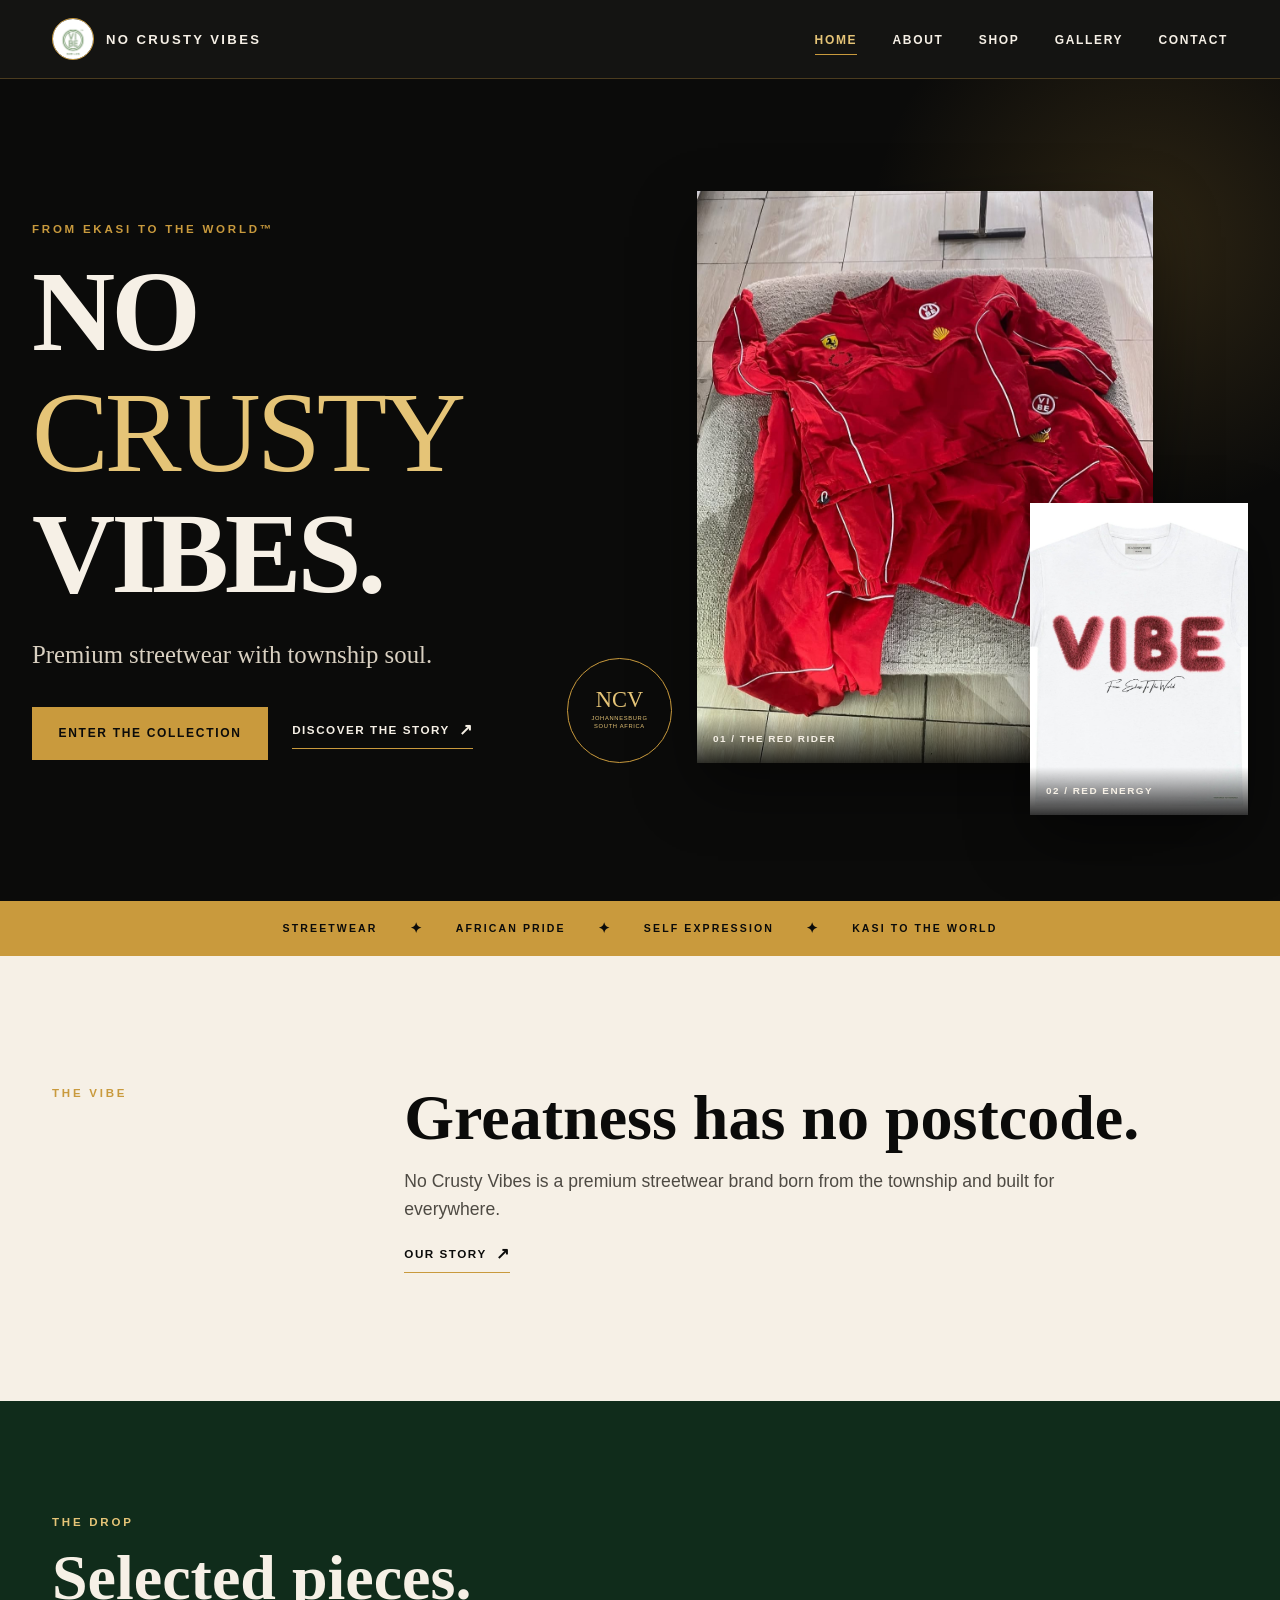
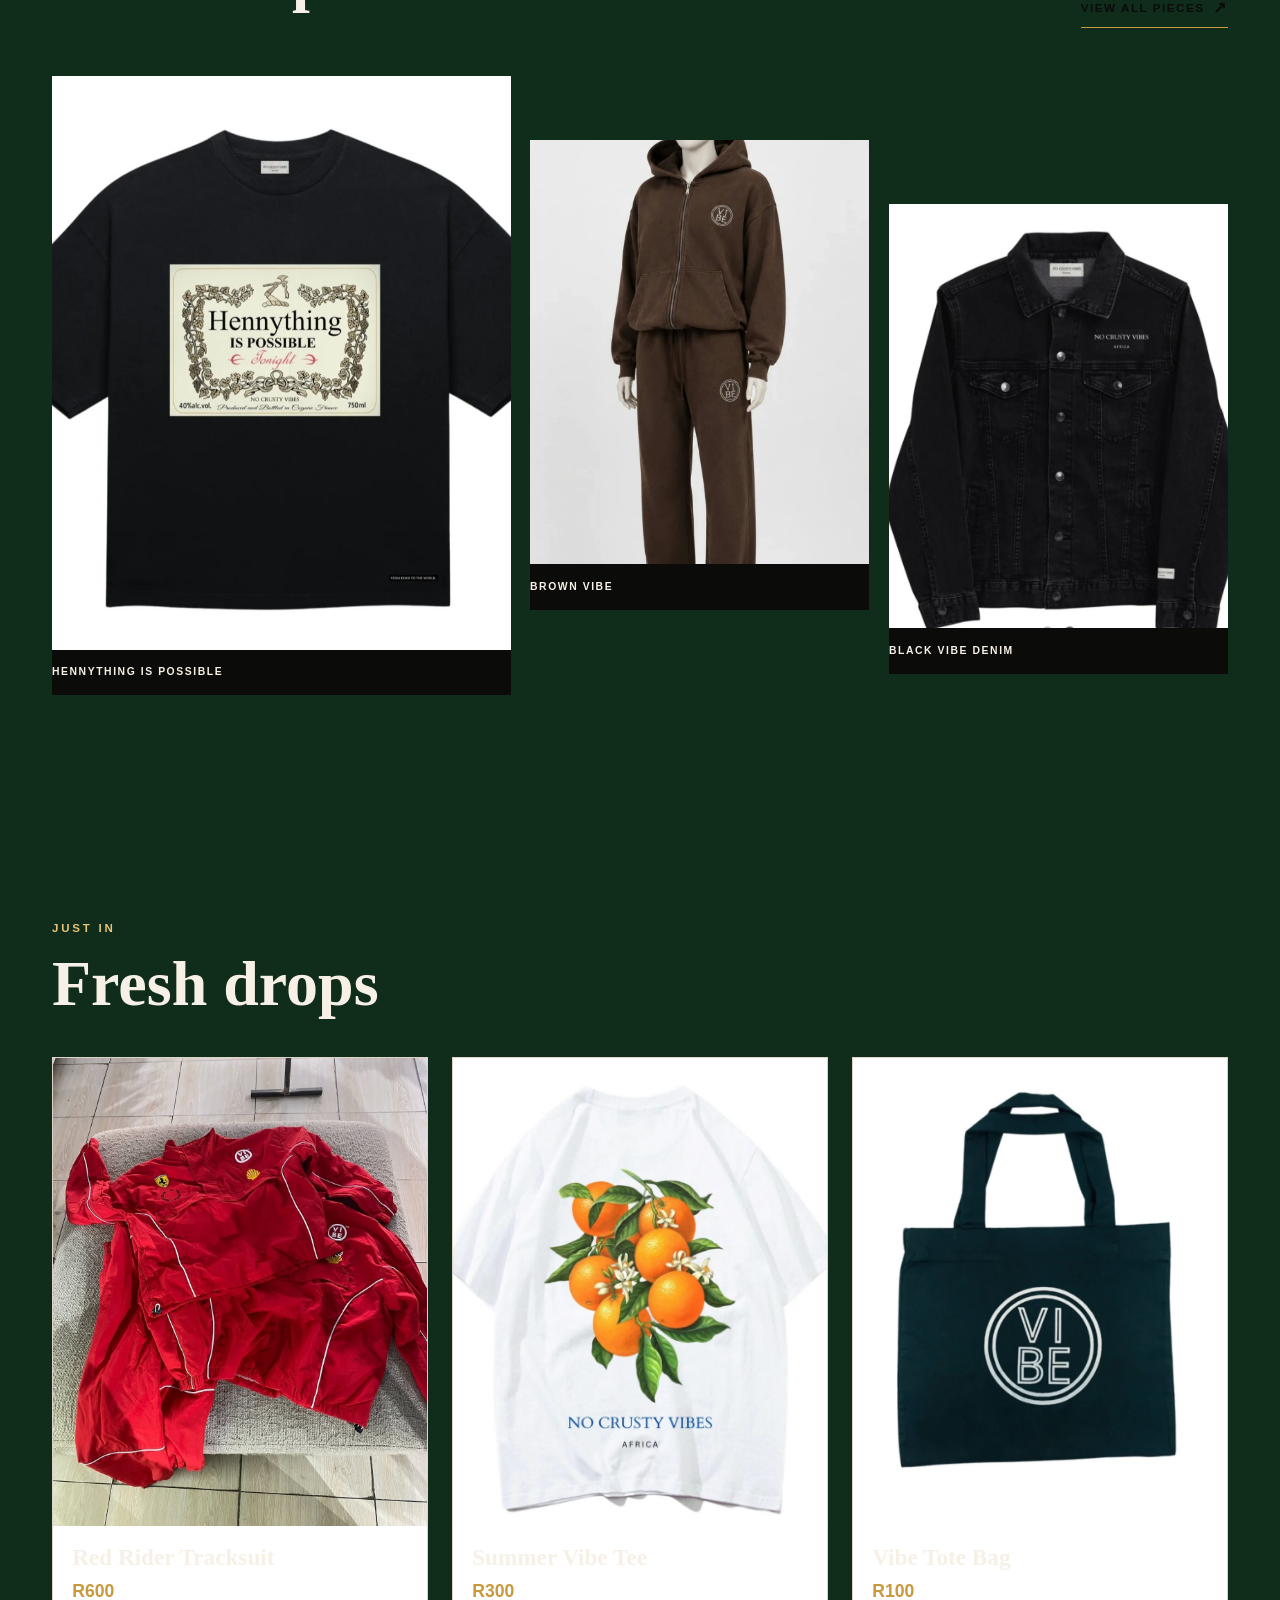
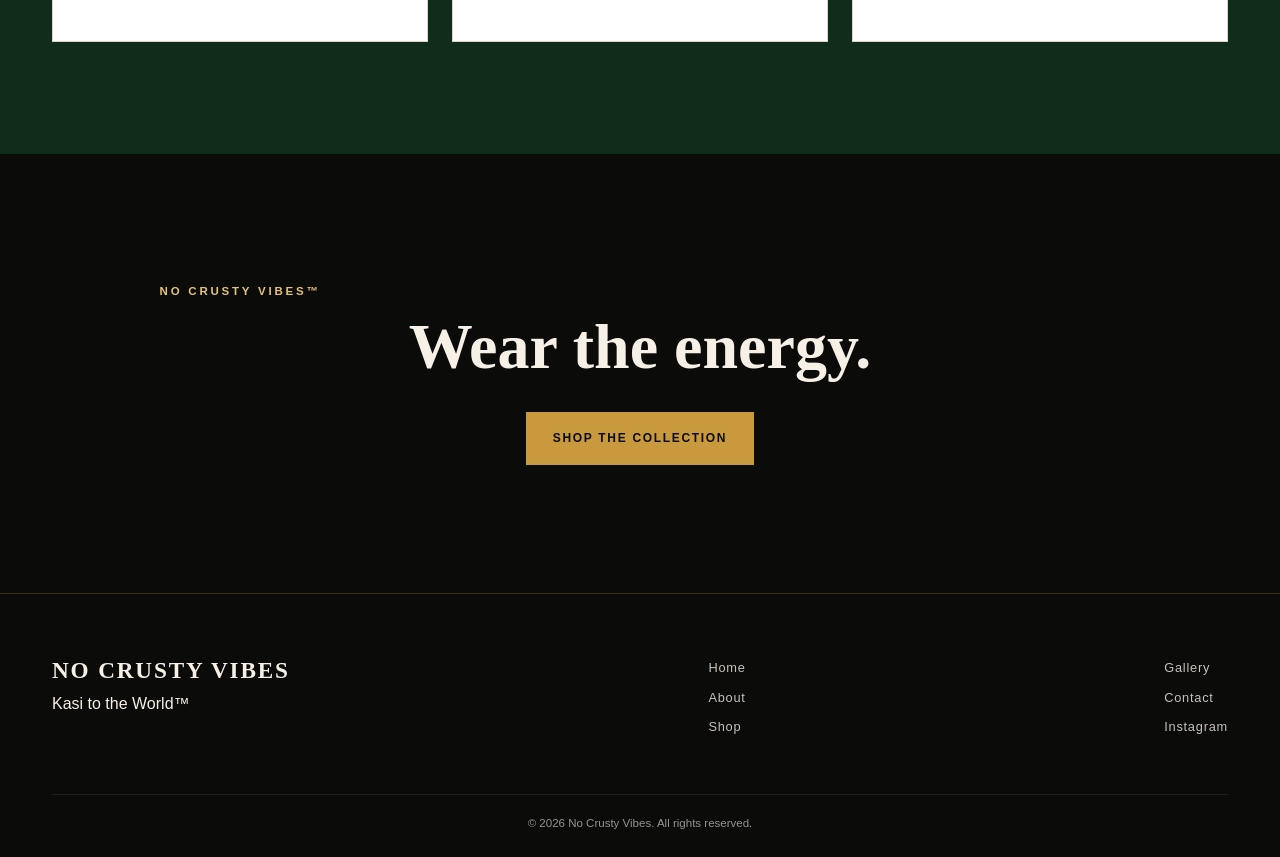
<file: Home.html>
<!DOCTYPE html>
<html lang="en">
<head>
  <meta charset="UTF-8">
  <meta name="viewport" content="width=device-width, initial-scale=1.0">
  <title>No Crusty Vibes | Premium South African Streetwear – Kasi to the World</title>
  <meta name="description" content="No Crusty Vibes is a township-born premium streetwear brand from Johannesburg. Shop tees, tracksuits, denim jackets and accessories shipped across South Africa.">
  <meta name="keywords" content="streetwear South Africa, premium streetwear Johannesburg, kasi fashion, African clothing brand, No Crusty Vibes">
  <meta name="author" content="Mbali Dhladhla">
  <meta name="robots" content="index, follow">
  <meta name="referrer" content="strict-origin-when-cross-origin">
  <meta http-equiv="Content-Security-Policy" content="default-src 'self'; script-src 'self'; style-src 'self' 'unsafe-inline' https://fonts.googleapis.com; font-src https://fonts.gstatic.com; img-src 'self' data:; frame-src https://www.google.com; connect-src 'self' https://formsubmit.co; base-uri 'self'; form-action 'self' https://formsubmit.co mailto:">
  <link rel="canonical" href="https://YOUR-USERNAME.github.io/YOUR-REPO/Home.html">
  <link rel="icon" href="Images/logo-vibe-circle.jpeg">
  <meta property="og:type" content="website">
  <meta property="og:title" content="No Crusty Vibes | Premium South African Streetwear – Kasi to the World">
  <meta property="og:description" content="No Crusty Vibes is a township-born premium streetwear brand from Johannesburg. Shop tees, tracksuits, denim jackets and accessories shipped across South Africa.">
  <meta property="og:image" content="https://YOUR-USERNAME.github.io/YOUR-REPO/Images/logo-vibe-grass.jpeg">
  <meta property="og:url" content="https://YOUR-USERNAME.github.io/YOUR-REPO/Home.html">
  <link rel="stylesheet" href="CSS/style.css">
  <link rel="preconnect" href="https://fonts.googleapis.com">
  <link href="https://fonts.googleapis.com/css2?family=Cormorant+Garamond:wght@500;600;700&family=Jost:wght@400;500;600;700&display=swap" rel="stylesheet">
  <script type="application/ld+json">
  {"@context":"https://schema.org","@type":"ClothingStore","name":"No Crusty Vibes","slogan":"Kasi to the World","telephone":"+27793464074","email":"Lindokuhleskosana@gmail.com","founder":"Lindokuhle Skosana","foundingDate":"2016","sameAs":["https://www.instagram.com/nocrustyvibes"],"address":{"@type":"PostalAddress","streetAddress":"7 Voyi St, New Payneville, Kwa-Thema","addressLocality":"Johannesburg","addressCountry":"ZA"}}
  </script>
</head>
<body class="home-page">

  <header class="site-header">
    <nav class="navbar" aria-label="Main navigation">
      <a href="Home.html" class="brand">
        <img src="Images/logo-vibe-circle.jpeg" alt="No Crusty Vibes VIBE logo" width="40" height="40">
        <span class="brand-name">NO CRUSTY VIBES</span>
      </a>
      <button class="menu-toggle" type="button" aria-expanded="false" aria-controls="site-menu" aria-label="Open menu">
        <span></span><span></span><span></span>
      </button>
      <ul class="nav-links" id="site-menu">
        <li><a href="Home.html" class="active">Home</a></li>
        <li><a href="About.html">About</a></li>
        <li><a href="Services.html">Shop</a></li>
        <li><a href="Gallery.html">Gallery</a></li>
        <li><a href="Contact.html">Contact</a></li>
      </ul>
    </nav>
  </header>

  <main>
    <section class="luxury-hero">
      <div class="hero-editorial">
        <p class="eyebrow">FROM EKASI TO THE WORLD™</p>
        <h1>NO<br><em>CRUSTY</em><br>VIBES.</h1>
        <p class="hero-tagline">Premium streetwear with township soul.</p>
        <div class="hero-actions">
          <a href="Services.html" class="btn btn-primary">Enter the Collection</a>
          <a href="About.html" class="text-link">Discover the story <span>↗</span></a>
        </div>
      </div>

      <div class="hero-collage" aria-label="No Crusty Vibes featured looks">
        <figure class="hero-shot hero-shot-main">
          <img src="Images/tracksuit-redrider.jpeg" alt="Red Rider No Crusty Vibes tracksuit">
          <figcaption>01 / THE RED RIDER</figcaption>
        </figure>
        <figure class="hero-shot hero-shot-side">
          <img src="Images/tee-redenergy-front.jpeg" alt="Red Energy No Crusty Vibes tee">
          <figcaption>02 / RED ENERGY</figcaption>
        </figure>
        <div class="hero-stamp">NCV<br><small>JOHANNESBURG<br>SOUTH AFRICA</small></div>
      </div>
    </section>

    <div class="statement-bar">
      <span>STREETWEAR</span><b>✦</b><span>AFRICAN PRIDE</span><b>✦</b><span>SELF EXPRESSION</span><b>✦</b><span>KASI TO THE WORLD</span>
    </div>

    <section class="home-intro">
      <div class="container intro-grid">
        <p class="eyebrow">THE VIBE</p>
        <div>
          <h2>Greatness has no postcode.</h2>
          <p>No Crusty Vibes is a premium streetwear brand born from the township and built for everywhere.</p>
          <a href="About.html" class="text-link dark-link">Our story <span>↗</span></a>
        </div>
      </div>
    </section>

    <section class="featured-luxury">
      <div class="container">
        <div class="section-heading">
          <div>
            <p class="eyebrow">THE DROP</p>
            <h2>Selected pieces.</h2>
          </div>
          <a href="Services.html" class="text-link dark-link">View all pieces <span>↗</span></a>
        </div>
        <div class="editorial-products">
          <a class="editorial-product product-one" href="Services.html">
            <img src="Images/tee-hennything-black.jpeg" alt="Hennything Is Possible black tee">
            <span>HENNYTHING IS POSSIBLE</span>
          </a>
          <a class="editorial-product product-two" href="Services.html">
            <img src="Images/tracksuit-brownvibe.jpeg" alt="Brown Vibe tracksuit">
            <span>BROWN VIBE</span>
          </a>
          <a class="editorial-product product-three" href="Services.html">
            <img src="Images/jacket-blackvibe-front.jpeg" alt="Black Vibe denim jacket">
            <span>BLACK VIBE DENIM</span>
          </a>
        </div>
      </div>
    </section>

    <section class="featured-luxury">
      <div class="container">
        <p class="eyebrow">JUST IN</p>
        <h2>Fresh drops</h2>
        <div id="drops-list" class="product-grid" aria-live="polite"><p>Loading the latest drops…</p></div>
      </div>
    </section>

    <section class="home-cta">
      <p class="eyebrow">NO CRUSTY VIBES™</p>
      <h2>Wear the energy.</h2>
      <a href="Services.html" class="btn btn-gold">Shop the collection</a>
    </section>
  </main>

  <footer class="site-footer">
    <div class="container">
      <div class="footer-grid">
        <div><h3>NO CRUSTY VIBES</h3><p>Kasi to the World™</p></div>
        <div><a href="Home.html">Home</a><a href="About.html">About</a><a href="Services.html">Shop</a></div>
        <div><a href="Gallery.html">Gallery</a><a href="Contact.html">Contact</a><a href="https://www.instagram.com/nocrustyvibes" target="_blank" rel="noopener">Instagram</a></div>
      </div>
      <div class="footer-bottom">&copy; 2026 No Crusty Vibes. All rights reserved.</div>
    </div>
  </footer>
  <script src="JavaScript/menu.js" defer></script>
  <script src="JavaScript/main.js" defer></script>
</body>
</html>
</file>
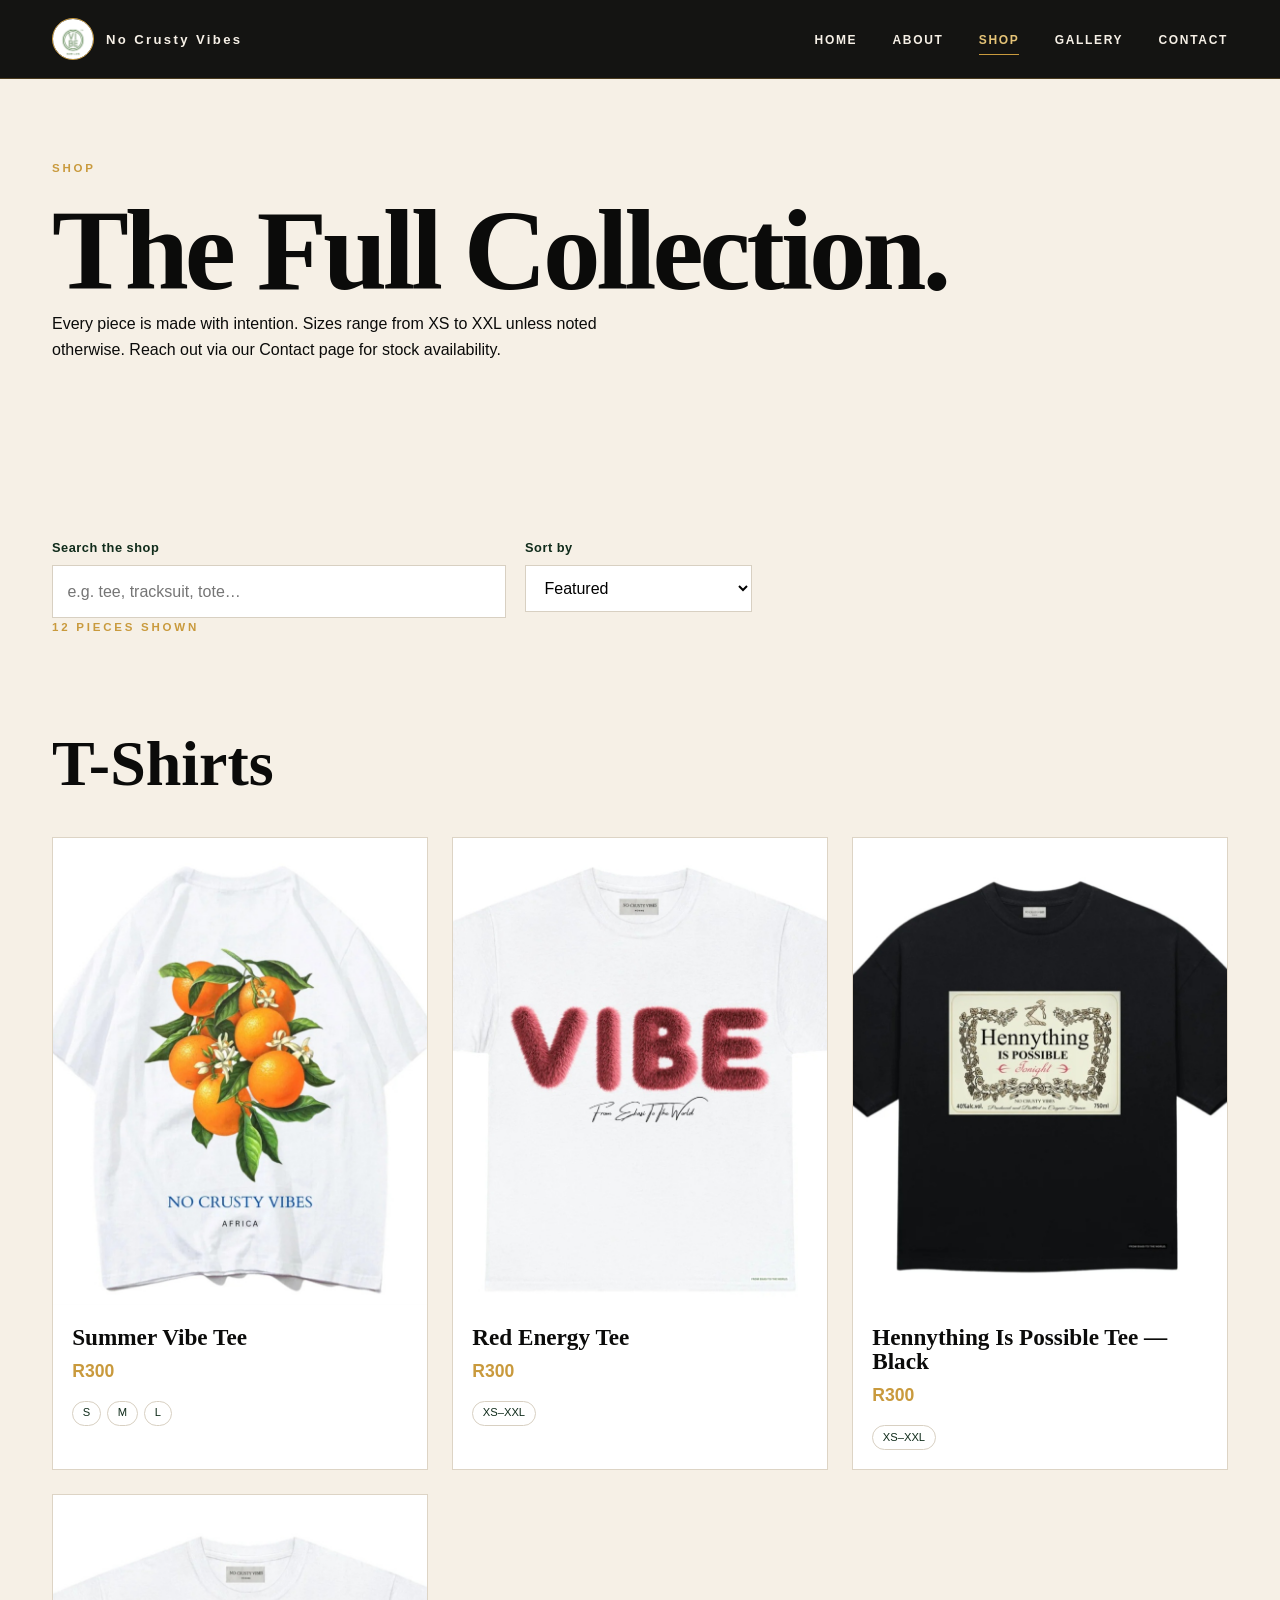
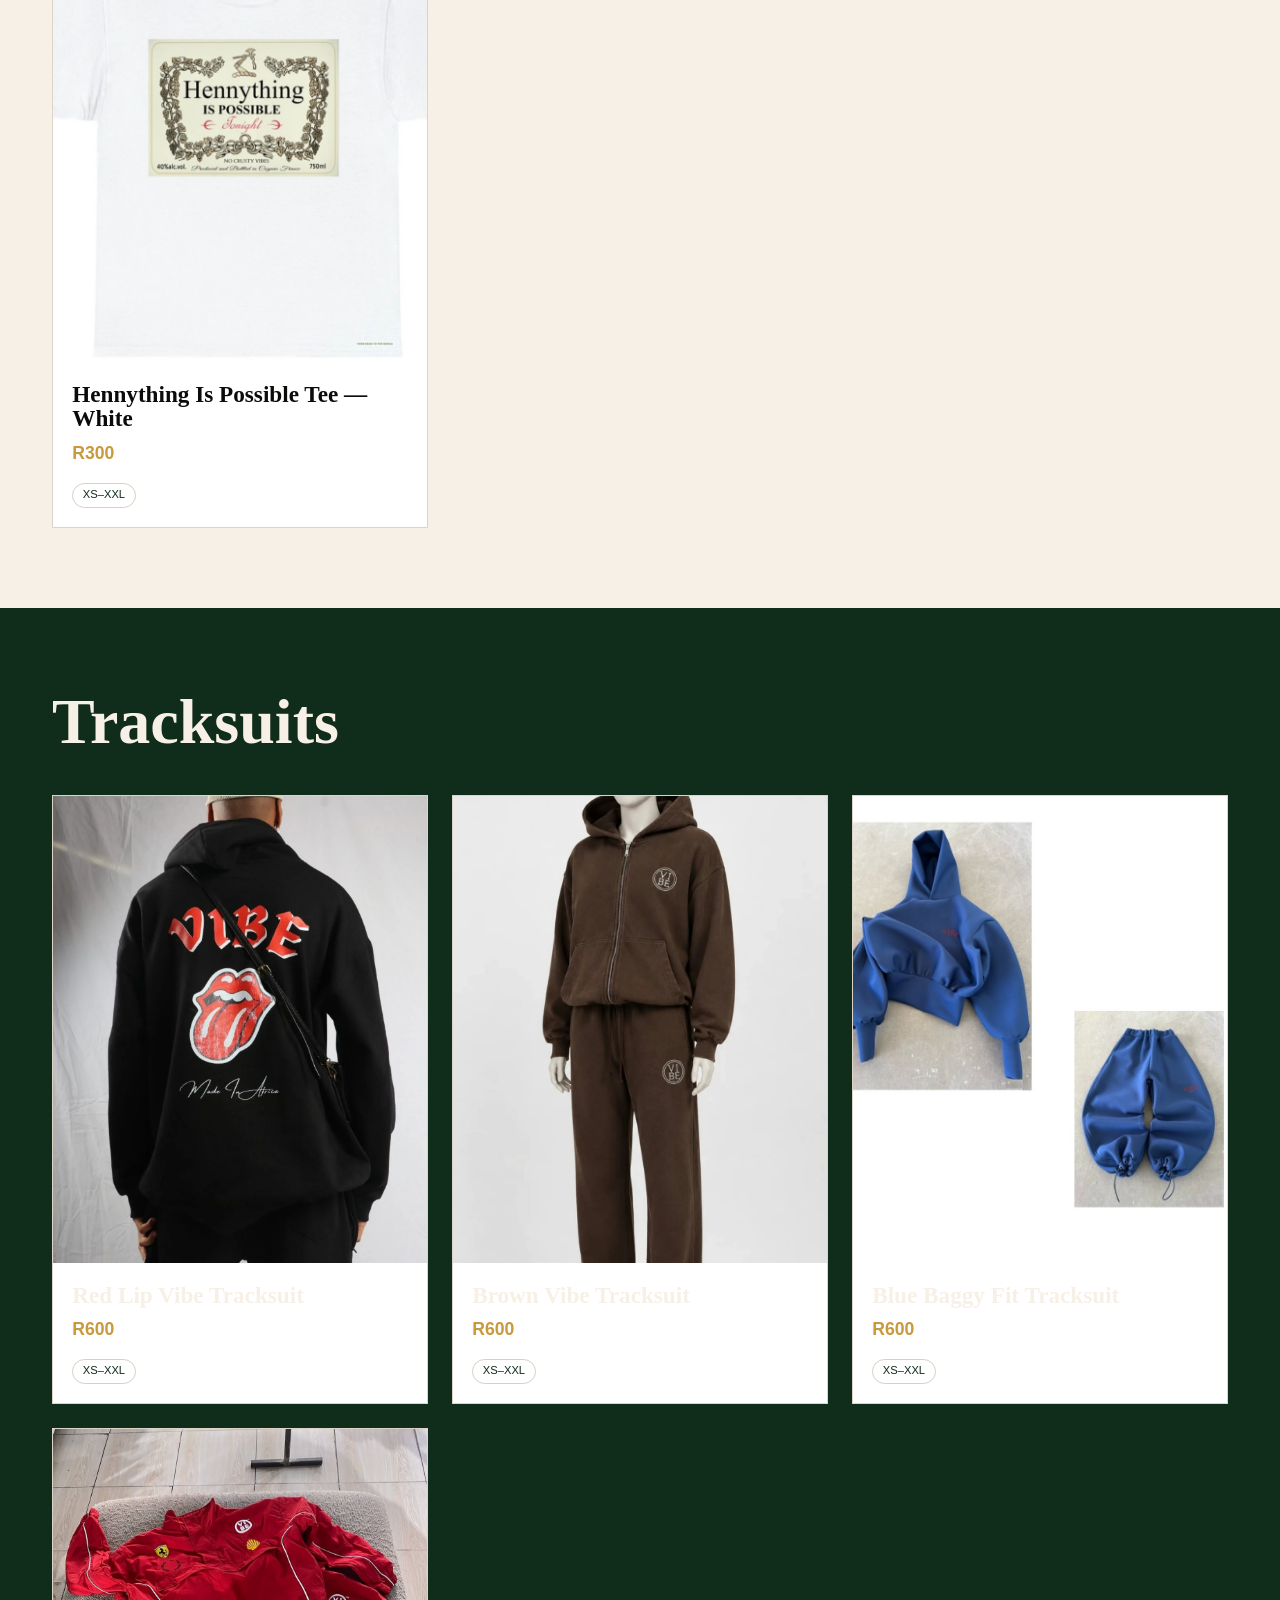
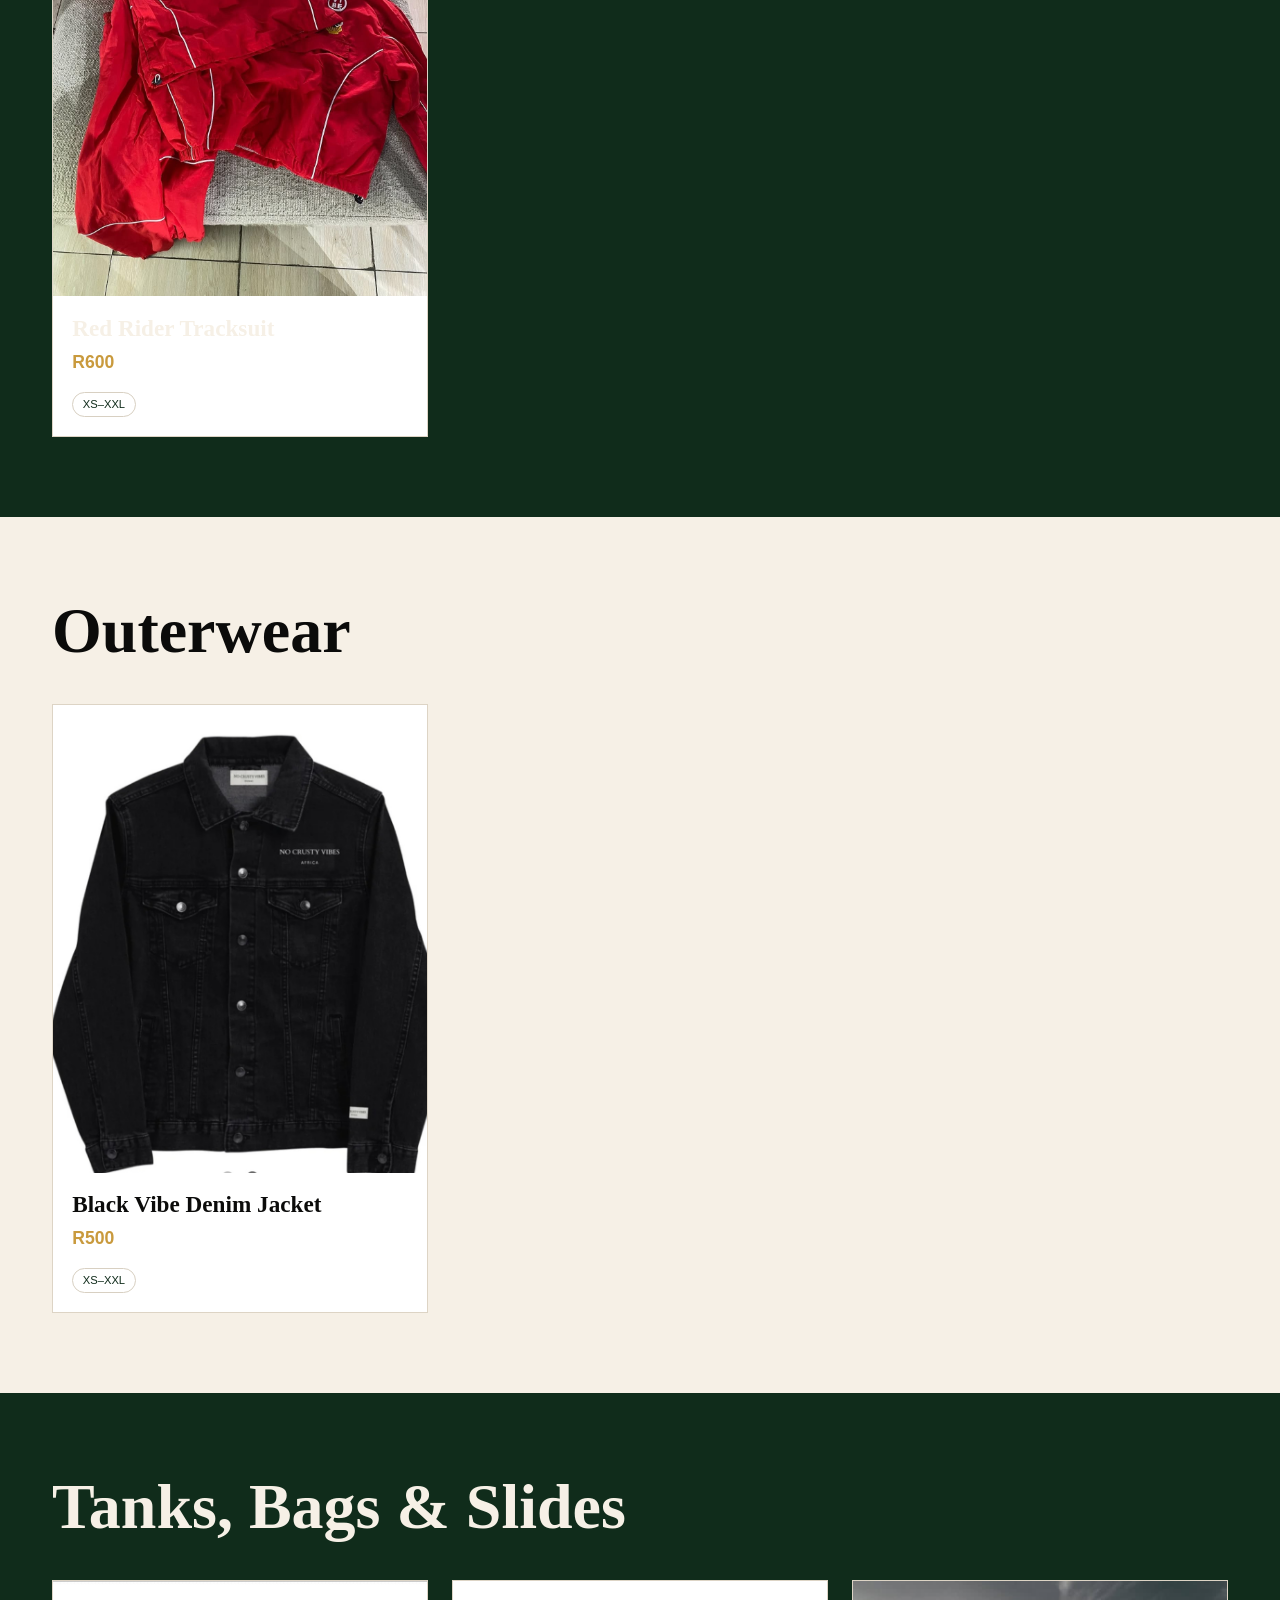
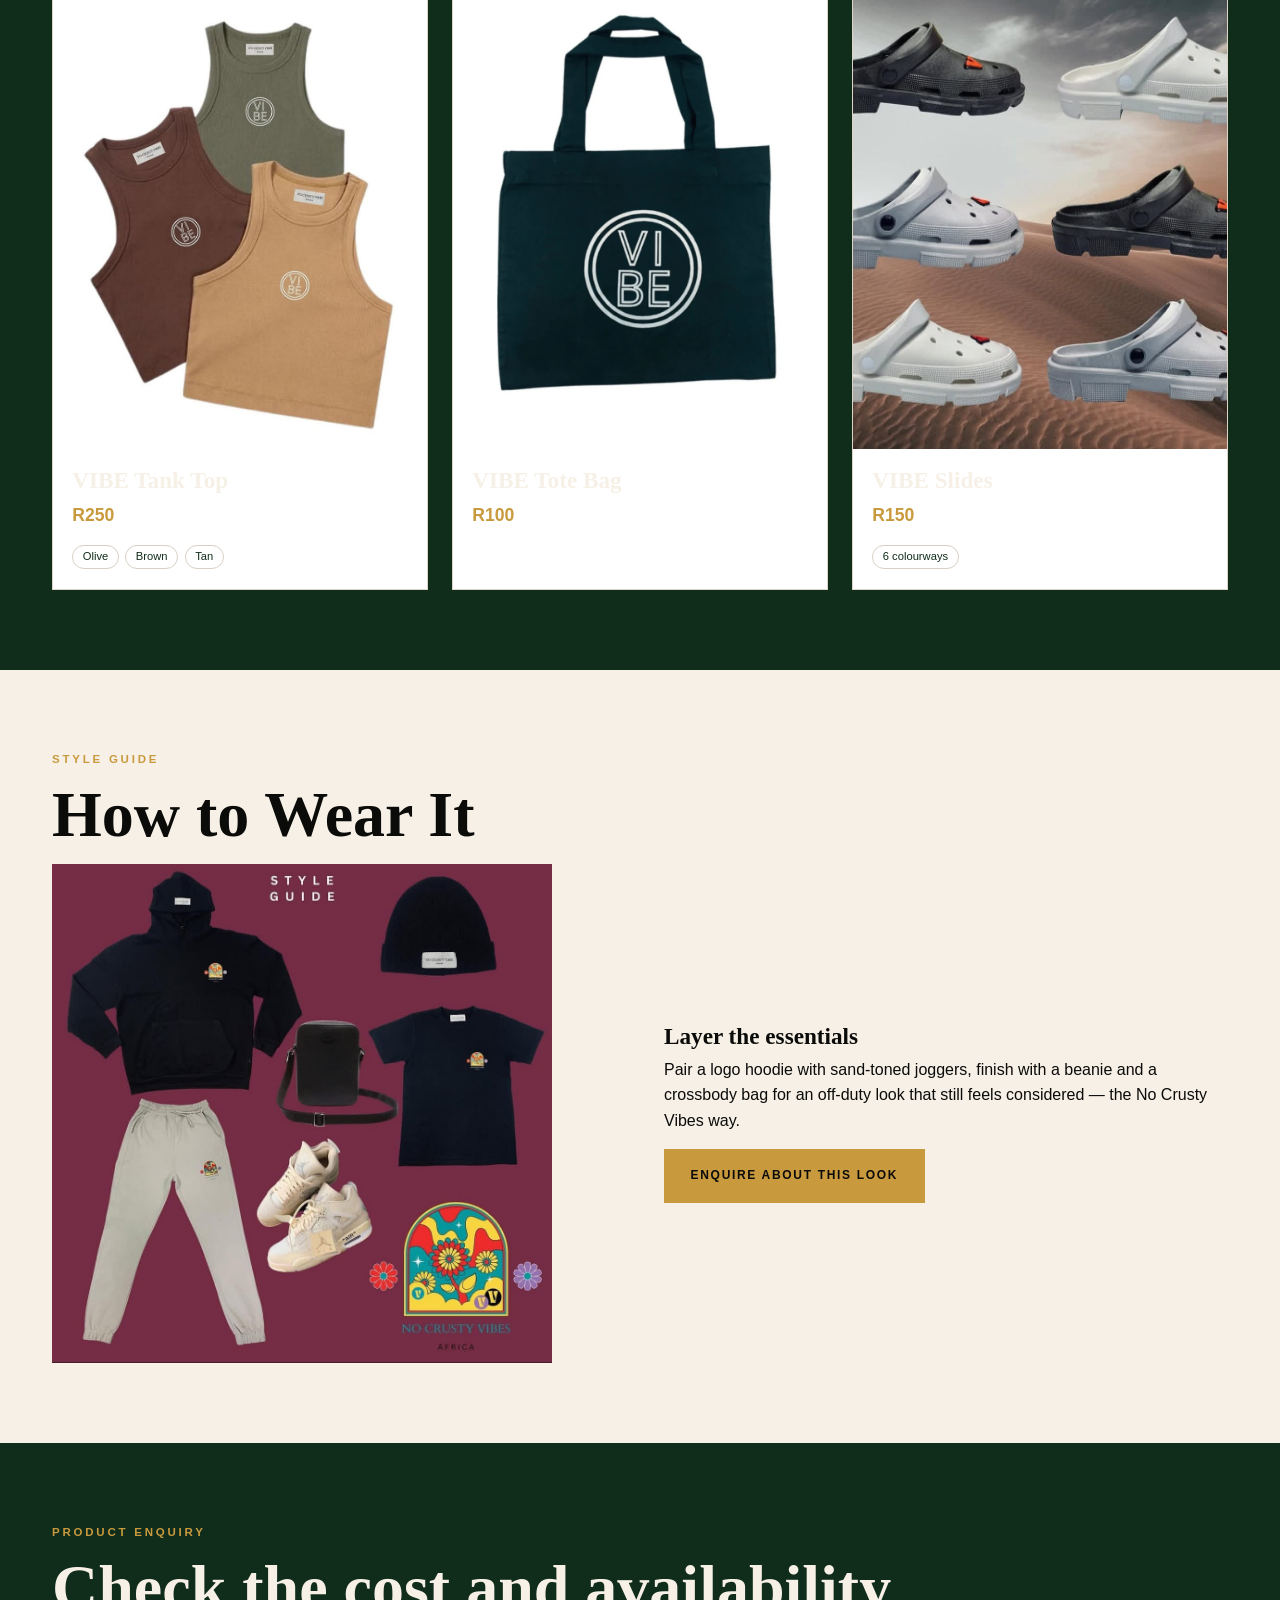
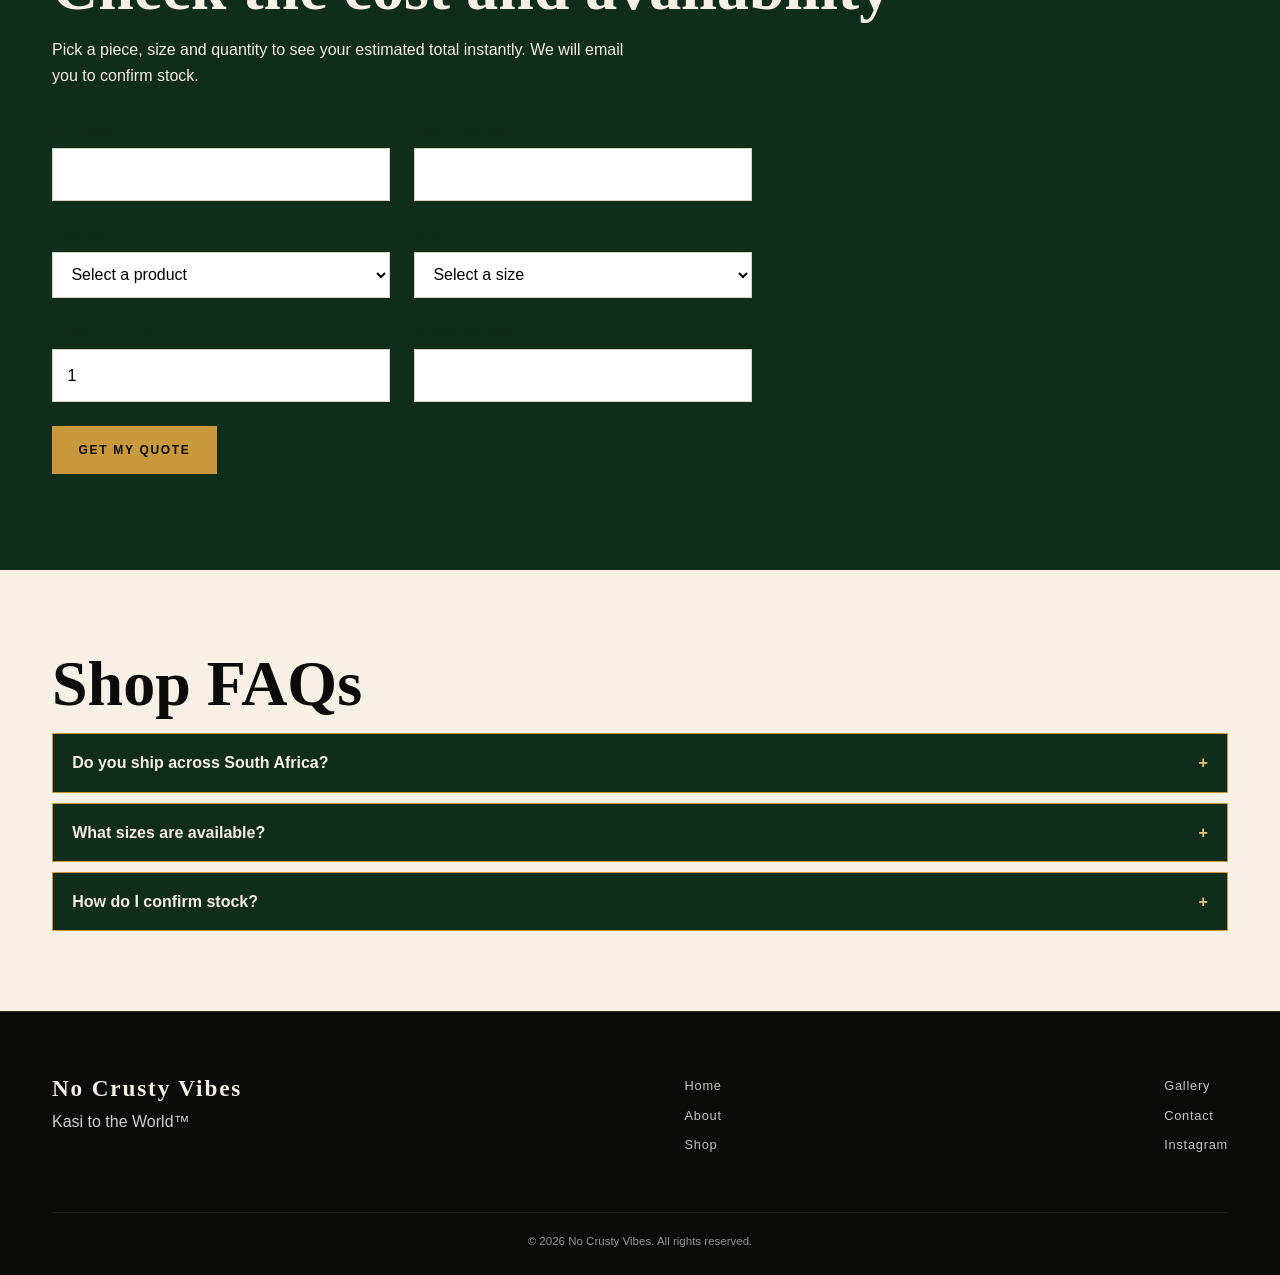
<file: Services.html>
<!DOCTYPE html>
<html lang="en">
<head>
  <meta charset="UTF-8">
  <meta name="viewport" content="width=device-width, initial-scale=1.0">
  <title>Shop Streetwear | T-Shirts, Tracksuits & Jackets | No Crusty Vibes</title>
  <meta name="description" content="Browse and search the full No Crusty Vibes range: premium tees, tracksuits, denim jackets, tanks, tote bags and slides, with prices in rand.">
  <meta name="keywords" content="buy streetwear online South Africa, streetwear t-shirts, tracksuits, denim jacket, tote bag, slides">
  <meta name="author" content="Mbali Dhladhla">
  <meta name="robots" content="index, follow">
  <meta name="referrer" content="strict-origin-when-cross-origin">
  <meta http-equiv="Content-Security-Policy" content="default-src 'self'; script-src 'self'; style-src 'self' 'unsafe-inline' https://fonts.googleapis.com; font-src https://fonts.gstatic.com; img-src 'self' data:; frame-src https://www.google.com; connect-src 'self' https://formsubmit.co; base-uri 'self'; form-action 'self' https://formsubmit.co mailto:">
  <link rel="canonical" href="https://YOUR-USERNAME.github.io/YOUR-REPO/Services.html">
  <link rel="icon" href="Images/logo-vibe-circle.jpeg">
  <meta property="og:type" content="website">
  <meta property="og:title" content="Shop Streetwear | T-Shirts, Tracksuits & Jackets | No Crusty Vibes">
  <meta property="og:description" content="Browse and search the full No Crusty Vibes range: premium tees, tracksuits, denim jackets, tanks, tote bags and slides, with prices in rand.">
  <meta property="og:image" content="https://YOUR-USERNAME.github.io/YOUR-REPO/Images/logo-vibe-grass.jpeg">
  <meta property="og:url" content="https://YOUR-USERNAME.github.io/YOUR-REPO/Services.html">
  <link rel="stylesheet" href="CSS/style.css">
  <link rel="preconnect" href="https://fonts.googleapis.com">
  <link href="https://fonts.googleapis.com/css2?family=Cormorant+Garamond:wght@500;600;700&family=Jost:wght@400;500;600;700&display=swap" rel="stylesheet">
</head>
<body>

  <!-- ===================== HEADER / NAVIGATION ===================== -->
  <header class="site-header">
    <nav class="navbar">
      <a href="Home.html" class="brand">
        <img src="Images/logo-vibe-circle.jpeg" alt="No Crusty Vibes circular VIBE logo" width="40" height="40">
        <span class="brand-name">No Crusty Vibes</span>
      </a>
      <button class="menu-toggle" type="button" aria-expanded="false" aria-controls="site-menu" aria-label="Open menu">
        <span></span><span></span><span></span>
      </button>
      <ul class="nav-links" id="site-menu">
        <li><a href="Home.html">Home</a></li>
        <li><a href="About.html">About</a></li>
        <li><a href="Services.html" class="active">Shop</a></li>
        <li><a href="Gallery.html">Gallery</a></li>
        <li><a href="Contact.html">Contact</a></li>
      </ul>
    </nav>
  </header>

  <main>

    <!-- ===================== PAGE INTRO ===================== -->
    <section>
      <div class="container">
        <p class="eyebrow">Shop</p>
        <h1>The Full Collection.</h1>
        <p>Every piece is made with intention. Sizes range from XS to XXL
          unless noted otherwise. Reach out via our Contact page for stock
          availability.</p>
      </div>
    </section>

    <section class="shop-tools">
      <div class="container">
        <div class="shop-controls">
          <div>
            <label for="product-search">Search the shop</label>
            <input type="search" id="product-search" placeholder="e.g. tee, tracksuit, tote…">
          </div>
          <div>
            <label for="product-sort">Sort by</label>
            <select id="product-sort">
              <option value="default">Featured</option>
              <option value="low">Price: low to high</option>
              <option value="high">Price: high to low</option>
              <option value="az">Name: A to Z</option>
            </select>
          </div>
        </div>
        <p id="product-count" class="eyebrow" role="status" aria-live="polite"></p>
        <p id="no-results" hidden>No pieces match your search. Try another word.</p>
      </div>
    </section>

    <!-- ===================== T-SHIRTS ===================== -->
    <section>
      <div class="container">
        <h2>T-Shirts</h2>
        <div class="product-grid">

          <article class="product-card">
            <img src="Images/tee-summervibe-front.jpeg" srcset="Images/tee-summervibe-front.jpeg 1080w" sizes="(max-width: 600px) 90vw, 380px" alt="Summer Vibe white t-shirt, front, citrus branch graphic" loading="lazy">
            <div class="product-card-body">
              <h3>Summer Vibe Tee</h3>
              <p class="price">R300</p>
              <div class="tag-list"><span class="tag">S</span><span class="tag">M</span><span class="tag">L</span></div>
            </div>
          </article>

          <article class="product-card">
            <img src="Images/tee-redenergy-front.jpeg" srcset="Images/tee-redenergy-front.jpeg 1080w" sizes="(max-width: 600px) 90vw, 380px" alt="Red Energy white t-shirt, front, fuzzy red VIBE graphic" loading="lazy">
            <div class="product-card-body">
              <h3>Red Energy Tee</h3>
              <p class="price">R300</p>
              <div class="tag-list"><span class="tag">XS–XXL</span></div>
            </div>
          </article>

          <article class="product-card">
            <img src="Images/tee-hennything-black.jpeg" srcset="Images/tee-hennything-black.jpeg 1080w" sizes="(max-width: 600px) 90vw, 380px" alt="Hennything Is Possible black t-shirt with vintage label graphic" loading="lazy">
            <div class="product-card-body">
              <h3>Hennything Is Possible Tee — Black</h3>
              <p class="price">R300</p>
              <div class="tag-list"><span class="tag">XS–XXL</span></div>
            </div>
          </article>

          <article class="product-card">
            <img src="Images/tee-hennything-white.jpeg" srcset="Images/tee-hennything-white.jpeg 1080w" sizes="(max-width: 600px) 90vw, 380px" alt="Hennything Is Possible white t-shirt with vintage label graphic" loading="lazy">
            <div class="product-card-body">
              <h3>Hennything Is Possible Tee — White</h3>
              <p class="price">R300</p>
              <div class="tag-list"><span class="tag">XS–XXL</span></div>
            </div>
          </article>

        </div>
      </div>
    </section>

    <!-- ===================== TRACKSUITS ===================== -->
    <section class="section-alt">
      <div class="container">
        <h2 style="color:var(--cream);">Tracksuits</h2>
        <div class="product-grid">

          <article class="product-card">
            <img src="Images/tracksuit-redlip-back.jpeg" srcset="Images/tracksuit-redlip-back.jpeg 1080w" sizes="(max-width: 600px) 90vw, 380px" alt="Red Lip Vibe black tracksuit hoodie, back, VIBE and lip graphic" loading="lazy">
            <div class="product-card-body">
              <h3>Red Lip Vibe Tracksuit</h3>
              <p class="price">R600</p>
              <div class="tag-list"><span class="tag">XS–XXL</span></div>
            </div>
          </article>

          <article class="product-card">
            <img src="Images/tracksuit-brownvibe.jpeg" srcset="Images/tracksuit-brownvibe.jpeg 960w" sizes="(max-width: 600px) 90vw, 380px" alt="Brown Vibe zip-up tracksuit with circular VIBE logo" loading="lazy">
            <div class="product-card-body">
              <h3>Brown Vibe Tracksuit</h3>
              <p class="price">R600</p>
              <div class="tag-list"><span class="tag">XS–XXL</span></div>
            </div>
          </article>

          <article class="product-card">
            <img src="Images/tracksuit-bluebaggy.jpeg" srcset="Images/tracksuit-bluebaggy.jpeg 1080w" sizes="(max-width: 600px) 90vw, 380px" alt="Blue Baggy Fit cropped hoodie and joggers set" loading="lazy">
            <div class="product-card-body">
              <h3>Blue Baggy Fit Tracksuit</h3>
              <p class="price">R600</p>
              <div class="tag-list"><span class="tag">XS–XXL</span></div>
            </div>
          </article>

          <article class="product-card">
            <img src="Images/tracksuit-redrider.jpeg" srcset="Images/tracksuit-redrider.jpeg 1080w" sizes="(max-width: 600px) 90vw, 380px" alt="Red Rider motorsport-inspired tracksuit with VIBE, Ferrari, and Shell patches" loading="lazy">
            <div class="product-card-body">
              <h3>Red Rider Tracksuit</h3>
              <p class="price">R600</p>
              <div class="tag-list"><span class="tag">XS–XXL</span></div>
            </div>
          </article>

        </div>
      </div>
    </section>

    <!-- ===================== OUTERWEAR ===================== -->
    <section>
      <div class="container">
        <h2>Outerwear</h2>
        <div class="product-grid">
          <article class="product-card">
            <img src="Images/jacket-blackvibe-front.jpeg" srcset="Images/jacket-blackvibe-front.jpeg 1080w" sizes="(max-width: 600px) 90vw, 380px" alt="Black Vibe denim jacket, front, No Crusty Vibes Africa print" loading="lazy">
            <div class="product-card-body">
              <h3>Black Vibe Denim Jacket</h3>
              <p class="price">R500</p>
              <div class="tag-list"><span class="tag">XS–XXL</span></div>
            </div>
          </article>
        </div>
      </div>
    </section>

    <!-- ===================== TANKS, BAGS & SLIDES ===================== -->
    <section class="section-alt">
      <div class="container">
        <h2 style="color:var(--cream);">Tanks, Bags &amp; Slides</h2>
        <div class="product-grid">

          <article class="product-card">
            <img src="Images/tanktops-collection.jpeg" srcset="Images/tanktops-collection.jpeg 1080w" sizes="(max-width: 600px) 90vw, 380px" alt="Ribbed VIBE tank tops in olive, brown, and tan" loading="lazy">
            <div class="product-card-body">
              <h3>VIBE Tank Top</h3>
              <p class="price">R250</p>
              <div class="tag-list"><span class="tag">Olive</span><span class="tag">Brown</span><span class="tag">Tan</span></div>
            </div>
          </article>

          <article class="product-card">
            <img src="Images/totebag.jpeg" srcset="Images/totebag.jpeg 1080w" sizes="(max-width: 600px) 90vw, 380px" alt="Dark green canvas tote bag with circular VIBE logo" loading="lazy">
            <div class="product-card-body">
              <h3>VIBE Tote Bag</h3>
              <p class="price">R100</p>
            </div>
          </article>

          <article class="product-card">
            <img src="Images/slides-collection.jpeg" srcset="Images/slides-collection.jpeg 1080w" sizes="(max-width: 600px) 90vw, 380px" alt="VIBE slides in six colourways" loading="lazy">
            <div class="product-card-body">
              <h3>VIBE Slides</h3>
              <p class="price">R150</p>
              <div class="tag-list"><span class="tag">6 colourways</span></div>
            </div>
          </article>

        </div>
      </div>
    </section>

    <!-- ===================== LOOKBOOK ===================== -->
    <section>
      <div class="container">
        <p class="eyebrow">Style Guide</p>
        <h2>How to Wear It</h2>
        <div class="flex-row">
          <div>
            <img src="Images/styleguide-lookbook.jpeg" srcset="Images/styleguide-lookbook.jpeg 1080w" sizes="(max-width: 600px) 90vw, 500px" alt="No Crusty Vibes style guide flatlay with hoodie, joggers, beanie, tee, sneakers and floral badge" loading="lazy">
          </div>
          <div>
            <h3>Layer the essentials</h3>
            <p>Pair a logo hoodie with sand-toned joggers, finish with a
              beanie and a crossbody bag for an off-duty look that still
              feels considered — the No Crusty Vibes way.</p>
            <a href="Contact.html" class="btn btn-primary">Enquire About This Look</a>
          </div>
        </div>
      </div>
    </section>

    <section class="section-alt" id="product-enquiry-section">
      <div class="container">
        <p class="eyebrow">Product enquiry</p>
        <h2>Check the cost and availability</h2>
        <p>Pick a piece, size and quantity to see your estimated total instantly. We will email you to confirm stock.</p>
        <form id="product-enquiry" action="https://formsubmit.co/dhladhlambali7@gmail.com" method="post" novalidate data-subject="New product enquiry – No Crusty Vibes">
          <div><label for="pe-name">Full Name</label><input type="text" id="pe-name" name="name" autocomplete="name" required></div>
          <div><label for="pe-email">Email Address</label><input type="email" id="pe-email" name="email" autocomplete="email" required></div>
          <div><label for="pe-product">Product</label><select id="pe-product" name="product" required><option value="">Select a product</option></select></div>
          <div><label for="pe-size">Size</label><select id="pe-size" name="size" required><option value="">Select a size</option><option>XS</option><option>S</option><option>M</option><option>L</option><option>XL</option><option>XXL</option></select></div>
          <div><label for="pe-qty">Quantity (1–10)</label><input type="number" id="pe-qty" name="quantity" min="1" max="10" value="1" required></div>
          <div><label for="pe-phone">Phone (optional)</label><input type="tel" id="pe-phone" name="phone" autocomplete="tel"></div>
          <div class="form-full"><button type="submit" class="btn btn-primary">Get my quote</button><p id="pe-feedback" class="form-feedback" role="status" aria-live="polite"></p></div>
        </form>
      </div>
    </section>

    <section>
      <div class="container">
        <h2>Shop FAQs</h2>
        <div class="accordion">
          <button class="accordion-btn" type="button" aria-expanded="false" aria-controls="faq1">Do you ship across South Africa?</button>
          <div class="accordion-panel" id="faq1" hidden><p>Yes, we ship nationwide. International shipping is coming soon.</p></div>
          <button class="accordion-btn" type="button" aria-expanded="false" aria-controls="faq2">What sizes are available?</button>
          <div class="accordion-panel" id="faq2" hidden><p>Most pieces come in XS to XXL. Check each product card for exceptions.</p></div>
          <button class="accordion-btn" type="button" aria-expanded="false" aria-controls="faq3">How do I confirm stock?</button>
          <div class="accordion-panel" id="faq3" hidden><p>Use the product enquiry form above, or call 079 346 4074, and we will confirm availability.</p></div>
        </div>
      </div>
    </section>

  </main>

  <!-- ===================== FOOTER ===================== -->
  <footer class="site-footer">
    <div class="container">
      <div class="footer-grid">
        <div>
          <h3 style="color:var(--cream);">No Crusty Vibes</h3>
          <p style="color:var(--cream); opacity:0.85;">Kasi to the World™</p>
        </div>
        <div>
          <a href="Home.html">Home</a>
          <a href="About.html">About</a>
          <a href="Services.html">Shop</a>
        </div>
        <div>
          <a href="Gallery.html">Gallery</a>
          <a href="Contact.html">Contact</a>
          <a href="https://www.instagram.com/nocrustyvibes" target="_blank" rel="noopener">Instagram</a>
        </div>
      </div>
      <div class="footer-bottom">
        &copy; 2026 No Crusty Vibes. All rights reserved.
      </div>
    </div>
  </footer>
  <script src="JavaScript/menu.js" defer></script>
  <script src="JavaScript/main.js" defer></script>
  <script src="JavaScript/enquiry-form.js" defer></script>
</body>
</html>
</file>
<file: CSS/style.css>
/* ============================================================
   NO CRUSTY VIBES — LUXURY STREETWEAR SYSTEM
   ============================================================ */
*{margin:0;padding:0;box-sizing:border-box}
:root{
  --black:#0b0b0a;--black-soft:#151512;--forest:#102c1b;--forest-2:#173c25;
  --cream:#f6f0e6;--gold:#c99a3d;--gold-light:#e5c477;--red:#a9251d;
  --line:rgba(201,154,61,.25);--white:#fff;
  --font-display:'Cormorant Garamond',Georgia,serif;
  --font-body:'Jost','Helvetica Neue',Arial,sans-serif;--max-width:1240px
}
html{scroll-behavior:smooth}
body{font-family:var(--font-body);color:var(--black);background:var(--cream);line-height:1.6;font-size:16px;overflow-x:hidden}
img{max-width:100%;display:block}
a{text-decoration:none;color:inherit}
ul{list-style:none}
h1,h2,h3,h4{font-family:var(--font-display);font-weight:600;line-height:1.05}
h1{font-size:clamp(4rem,9vw,8.7rem);letter-spacing:-.035em}
h2{font-size:clamp(2.5rem,5vw,5rem);margin-bottom:1rem}
h3{font-size:1.45rem;margin-bottom:.5rem}
p{margin-bottom:1rem;max-width:65ch}
.container{width:100%;max-width:var(--max-width);margin:0 auto;padding:0 2rem}
.eyebrow{font-family:var(--font-body);font-size:.72rem;letter-spacing:.24em;color:var(--gold);font-weight:700;margin-bottom:.8rem;text-transform:uppercase}

/* HEADER + HAMBURGER */
.site-header{background:rgba(11,11,10,.96);color:var(--cream);position:sticky;top:0;z-index:1000;border-bottom:1px solid rgba(201,154,61,.3);backdrop-filter:blur(14px)}
.navbar{display:flex;align-items:center;justify-content:space-between;min-height:78px;max-width:var(--max-width);margin:0 auto;padding:0 2rem;position:relative}
.brand{display:flex;align-items:center;gap:.75rem;z-index:1002}
.brand img{width:42px;height:42px;object-fit:cover;border-radius:50%;border:1px solid var(--gold)}
.brand-name{font-family:var(--font-body);font-size:.82rem;font-weight:700;letter-spacing:.18em}
.nav-links{display:flex;align-items:center;gap:2.2rem}
.nav-links a{font-size:.75rem;font-weight:600;letter-spacing:.14em;text-transform:uppercase;color:var(--cream);padding:.4rem 0;border-bottom:1px solid transparent;transition:.25s}
.nav-links a:hover,.nav-links a:focus,.nav-links a.active{color:var(--gold-light);border-bottom-color:var(--gold)}
.menu-toggle{display:none;background:transparent;border:0;width:48px;height:48px;cursor:pointer;z-index:1002;padding:12px}
.menu-toggle span{display:block;width:24px;height:2px;background:var(--cream);margin:5px auto;transition:.25s}
.menu-toggle[aria-expanded="true"] span:nth-child(1){transform:translateY(7px) rotate(45deg)}
.menu-toggle[aria-expanded="true"] span:nth-child(2){opacity:0}
.menu-toggle[aria-expanded="true"] span:nth-child(3){transform:translateY(-7px) rotate(-45deg)}

/* BUTTONS */
.btn{display:inline-block;padding:1rem 1.6rem;font-size:.75rem;font-weight:700;letter-spacing:.14em;text-transform:uppercase;border:1px solid var(--gold);cursor:pointer;transition:.25s}
.btn-primary{background:var(--gold);color:var(--black)}
.btn-primary:hover{background:var(--gold-light);transform:translateY(-2px)}
.btn-gold{background:var(--gold);color:var(--black)}
.text-link{display:inline-flex;align-items:center;gap:.55rem;font-size:.73rem;font-weight:700;letter-spacing:.13em;text-transform:uppercase;color:var(--cream);border-bottom:1px solid var(--gold);padding-bottom:.35rem}
.text-link span{font-size:1rem}
.dark-link{color:var(--black)}

/* HOME HERO */
.luxury-hero{background:var(--black);color:var(--cream);min-height:calc(100vh - 78px);display:grid;grid-template-columns:.85fr 1.15fr;align-items:center;gap:2rem;padding:5rem max(2rem,calc((100vw - var(--max-width))/2));position:relative;overflow:hidden}
.luxury-hero:before{content:"";position:absolute;width:45vw;height:45vw;border-radius:50%;background:radial-gradient(circle,rgba(201,154,61,.18),transparent 68%);right:-12vw;top:-10vw}
.hero-editorial{position:relative;z-index:2;padding:2rem 0}
.hero-editorial h1{color:var(--cream);margin-bottom:1.3rem}
.hero-editorial h1 em{font-style:normal;color:var(--gold-light);font-weight:500}
.hero-tagline{font-family:var(--font-display);font-size:1.55rem;color:#d9d0c1;margin-bottom:2rem}
.hero-actions{display:flex;align-items:center;gap:1.5rem;flex-wrap:wrap}
.hero-collage{height:650px;position:relative;max-width:700px;width:100%;justify-self:end}
.hero-shot{position:absolute;overflow:hidden;margin:0;box-shadow:0 25px 60px rgba(0,0,0,.45)}
.hero-shot img{width:100%;height:100%;object-fit:cover;transition:transform .8s}
.hero-shot:hover img{transform:scale(1.04)}
.hero-shot-main{width:67%;height:88%;right:14%;top:4%;z-index:2;animation:dropIn .9s cubic-bezier(.2,.8,.2,1) both}
.hero-shot-side{width:32%;height:48%;right:0;bottom:0;z-index:3;animation:dropIn 1.15s .18s cubic-bezier(.2,.8,.2,1) both}
.hero-shot figcaption{position:absolute;bottom:0;left:0;right:0;padding:1rem;background:linear-gradient(transparent,rgba(0,0,0,.8));font-size:.62rem;letter-spacing:.15em;font-weight:700}
.hero-stamp{position:absolute;left:0;bottom:8%;width:105px;height:105px;border:1px solid var(--gold);border-radius:50%;display:grid;place-content:center;text-align:center;color:var(--gold-light);font-family:var(--font-display);font-size:1.4rem;line-height:.8;z-index:4;animation:dropIn .9s .35s both}
.hero-stamp small{font-family:var(--font-body);font-size:.36rem;line-height:1.3;letter-spacing:.12em;margin-top:.4rem}
@keyframes dropIn{from{opacity:0;transform:translateY(-90px) scale(.96)}to{opacity:1;transform:translateY(0) scale(1)}}

/* STATEMENT */
.statement-bar{background:var(--gold);color:var(--black);display:flex;justify-content:center;align-items:center;gap:2rem;padding:1rem 2rem;overflow:hidden;white-space:nowrap;font-size:.66rem;letter-spacing:.2em;font-weight:800}
.statement-bar b{font-size:.9rem}

/* HOME INTRO */
.home-intro{padding:8rem 0;background:var(--cream)}
.intro-grid{display:grid;grid-template-columns:.35fr 1fr;gap:4rem;align-items:start}
.intro-grid h2{max-width:850px}
.intro-grid p:not(.eyebrow){font-size:1.1rem;max-width:650px;color:#4e4a43}

/* FEATURED */
.featured-luxury{background:var(--forest);color:var(--cream);padding:7rem 0}
.featured-luxury .eyebrow{color:var(--gold-light)}
.featured-luxury h2{color:var(--cream)}
.section-heading{display:flex;align-items:end;justify-content:space-between;gap:2rem;margin-bottom:3rem}
.editorial-products{display:grid;grid-template-columns:1.15fr .85fr .85fr;gap:1.2rem;align-items:start}
.editorial-product{display:block;position:relative;overflow:hidden;background:var(--black);animation:dropIn .8s both}
.editorial-product:nth-child(2){animation-delay:.12s;margin-top:4rem}
.editorial-product:nth-child(3){animation-delay:.24s;margin-top:8rem}
.editorial-product img{width:100%;aspect-ratio:4/5;object-fit:cover;transition:transform .7s}
.editorial-product:hover img{transform:scale(1.035)}
.editorial-product span{display:block;padding:.9rem 0;color:var(--cream);font-size:.65rem;letter-spacing:.15em;font-weight:700}

/* CTA */
.home-cta{background:var(--black);color:var(--cream);text-align:center;padding:8rem 2rem}
.home-cta .eyebrow{color:var(--gold-light)}
.home-cta h2{color:var(--cream);margin-bottom:2rem}

/* OTHER PAGES */
section{padding:5rem 0}
.section-alt{background:var(--forest);color:var(--cream)}
.section-alt h1,.section-alt h2,.section-alt h3{color:var(--cream)}
.flex-row{display:flex;gap:3rem;align-items:center;flex-wrap:wrap}
.flex-row>*{flex:1 1 320px}
.value-row{display:flex;gap:2rem;flex-wrap:wrap;margin-top:2rem}
.value-card{flex:1 1 220px;border-top:2px solid var(--gold);padding-top:1rem}
.product-grid{display:grid;grid-template-columns:repeat(3,1fr);gap:1.5rem;margin-top:2.5rem}
.product-card{background:#fff;border:1px solid #ddd4c5;transition:.25s;overflow:hidden}
.product-card:hover{transform:translateY(-5px);box-shadow:0 16px 35px rgba(0,0,0,.15)}
.product-card img{width:100%;aspect-ratio:4/5;object-fit:cover}
.product-card-body{padding:1.2rem}
.price{color:var(--gold);font-weight:800;font-size:1.1rem}
.tag-list{display:flex;flex-wrap:wrap;gap:.4rem;margin-top:.6rem}
.tag{font-size:.7rem;border:1px solid #d8d0c2;padding:.15rem .6rem;border-radius:999px;color:var(--forest)}
form{display:grid;grid-template-columns:1fr 1fr;gap:1.5rem;max-width:700px;margin-top:2rem}
.form-full{grid-column:1/-1}
label{display:block;font-size:.8rem;font-weight:700;letter-spacing:.04em;margin-bottom:.4rem;color:var(--forest)}
input,select,textarea{width:100%;padding:.8rem .9rem;border:1px solid #d8d0c2;background:#fff;font:inherit;border-radius:0}
input:focus,select:focus,textarea:focus{outline:2px solid var(--gold);outline-offset:1px}
textarea{resize:vertical;min-height:140px}
.contact-grid{display:grid;grid-template-columns:1fr 1fr;gap:3rem;margin-top:2.5rem}
.contact-card{background:#fff;border:1px solid #ddd4c5;padding:1.5rem}
.map-placeholder{width:100%;aspect-ratio:4/3;background:var(--forest-2);color:var(--cream);display:flex;align-items:center;justify-content:center;text-align:center;padding:1.5rem}

/* FOOTER */
.site-footer{background:var(--black);color:var(--cream);padding:4rem 0 1.5rem;border-top:1px solid var(--line)}
.site-footer h3{color:var(--cream);letter-spacing:.08em}
.footer-grid{display:flex;justify-content:space-between;flex-wrap:wrap;gap:2rem;margin-bottom:3rem}
.footer-grid a{display:block;margin-bottom:.55rem;color:var(--cream);opacity:.8;font-size:.8rem;letter-spacing:.06em}
.footer-grid a:hover{color:var(--gold-light);opacity:1}
.footer-bottom{border-top:1px solid rgba(246,240,230,.15);padding-top:1.2rem;text-align:center;font-size:.72rem;opacity:.6}

/* TABLET */
@media(max-width:1024px){
  .luxury-hero{grid-template-columns:1fr;min-height:auto;padding-top:4rem}
  .hero-editorial{text-align:center}.hero-editorial p{margin-left:auto;margin-right:auto}.hero-actions{justify-content:center}
  .hero-collage{justify-self:center;height:600px}
  .product-grid{grid-template-columns:repeat(2,1fr)}
  .contact-grid{grid-template-columns:1fr}
  .intro-grid{grid-template-columns:1fr;gap:1rem}
}

/* MOBILE — hamburger menu */
@media(max-width:700px){
  .navbar{min-height:68px;padding:0 1rem}
  .brand-name{font-size:.68rem}
  .brand img{width:36px;height:36px}
  .menu-toggle{display:block}
  .nav-links{position:absolute;left:0;right:0;top:68px;background:rgba(11,11,10,.98);border-top:1px solid var(--line);display:flex;flex-direction:column;align-items:stretch;gap:0;padding:0 1.5rem;max-height:0;overflow:hidden;opacity:0;transition:max-height .35s ease,opacity .25s}
  .nav-links.menu-open{max-height:430px;opacity:1;padding-top:.7rem;padding-bottom:1rem}
  .nav-links li{border-bottom:1px solid rgba(246,240,230,.1)}
  .nav-links a{display:block;padding:1rem .2rem}
  .luxury-hero{padding:3rem 1.25rem 4rem}
  .hero-editorial h1{font-size:clamp(4rem,22vw,7rem)}
  .hero-collage{height:470px;margin-top:1rem}
  .hero-shot-main{width:72%;height:82%;right:8%}
  .hero-shot-side{width:35%;height:44%;right:0}
  .hero-stamp{width:80px;height:80px;font-size:1.1rem;left:0}
  .statement-bar{justify-content:flex-start;gap:1.2rem;font-size:.55rem}
  .container{padding:0 1.25rem}
  section{padding:3.5rem 0}
  .home-intro{padding:4.5rem 0}
  .featured-luxury{padding:4.5rem 0}
  .section-heading{align-items:flex-start;flex-direction:column}
  .editorial-products{grid-template-columns:1fr 1fr;gap:.8rem}
  .editorial-product:nth-child(2),.editorial-product:nth-child(3){margin-top:0}
  .editorial-product:first-child{grid-column:1/-1}
  .home-cta{padding:5rem 1.25rem}
  .product-grid{grid-template-columns:1fr}
  form{grid-template-columns:1fr}
  .form-full{grid-column:auto}
  .footer-grid{flex-direction:column}
}
@media(prefers-reduced-motion:reduce){
  *,*::before,*::after{animation-duration:.01ms!important;animation-iteration-count:1!important;transition-duration:.01ms!important;scroll-behavior:auto!important}
}

/* ===== Part 3 additions ===== */
.map-frame{width:100%;aspect-ratio:4/3;border:0}
.form-feedback{margin-top:1rem;font-weight:600}
.field-error{display:block;color:#b3261e;font-size:.85rem;margin-top:.3rem}
.section-alt .field-error{color:#ffb4ab}
input.invalid,select.invalid,textarea.invalid{border-color:#b3261e;outline-color:#b3261e}
.shop-tools{padding-bottom:0}
.shop-controls{display:grid;grid-template-columns:2fr 1fr;gap:1.2rem;max-width:700px}
.reveal{opacity:0;transform:translateY(40px);transition:opacity .8s ease,transform .8s ease}
.reveal.visible{opacity:1;transform:none}
@media (prefers-reduced-motion:reduce){.reveal{opacity:1;transform:none;transition:none}}
.accordion-btn{display:block;width:100%;text-align:left;padding:1rem 1.2rem;margin-top:.6rem;background:var(--forest);color:var(--cream);border:1px solid var(--gold);font:inherit;font-weight:600;cursor:pointer}
.accordion-btn::after{content:"+";float:right;color:var(--gold-light)}
.accordion-btn[aria-expanded="true"]::after{content:"–"}
.accordion-panel{padding:1rem 1.2rem;border:1px solid var(--line);border-top:0}
.gallery-zoom{cursor:zoom-in}
.lightbox{position:fixed;inset:0;background:rgba(0,0,0,.92);display:flex;flex-direction:column;align-items:center;justify-content:center;z-index:1000;padding:1rem}
.lightbox[hidden]{display:none}
.lightbox img{max-width:92vw;max-height:80vh;object-fit:contain;animation:lbfade .3s ease}
@keyframes lbfade{from{opacity:0;transform:scale(.96)}to{opacity:1;transform:none}}
.lightbox-caption{color:var(--cream);margin-top:.8rem;text-align:center;max-width:90vw}
.lightbox button{position:absolute;background:none;border:0;color:var(--cream);font-size:2.4rem;cursor:pointer;padding:.5rem 1rem}
.lightbox .lb-close{top:.5rem;right:.5rem}.lightbox .lb-prev{left:.5rem;top:50%}.lightbox .lb-next{right:.5rem;top:50%}
@media (max-width:600px){.shop-controls{grid-template-columns:1fr}}
</file>
